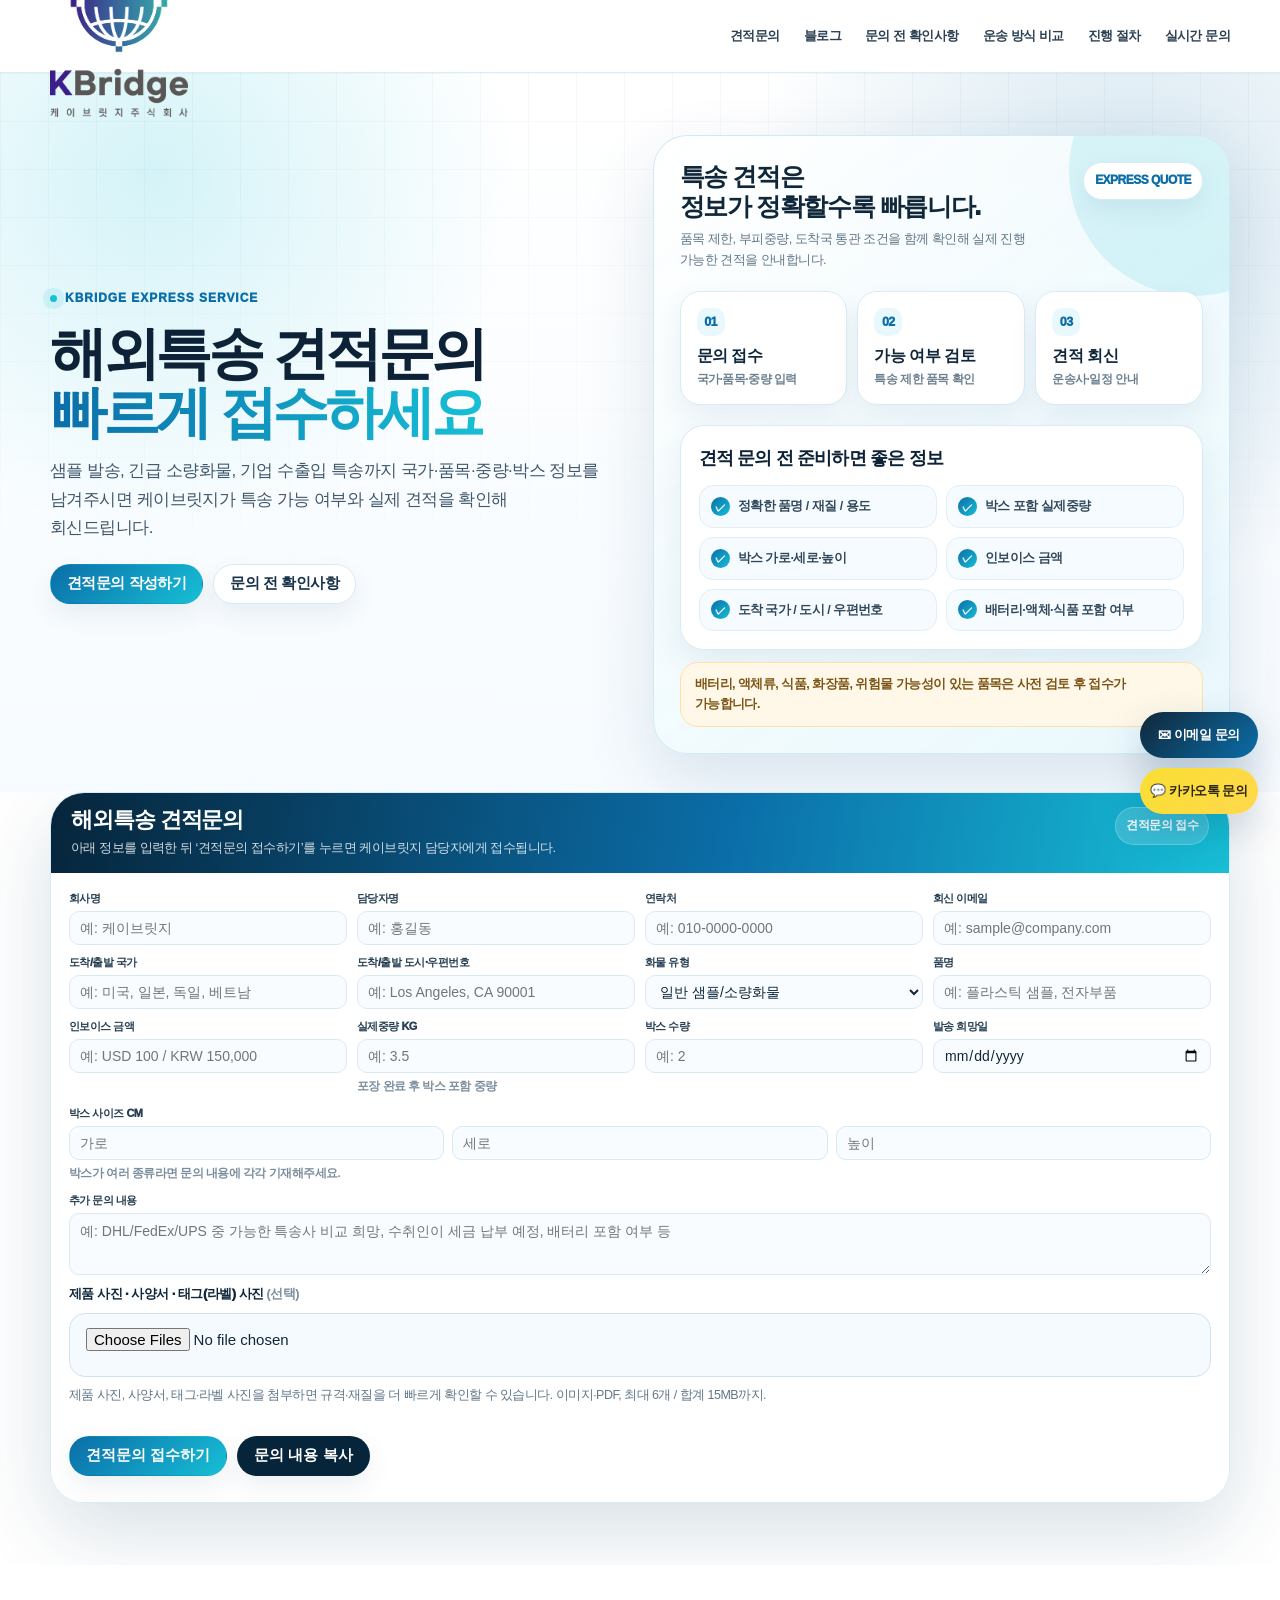
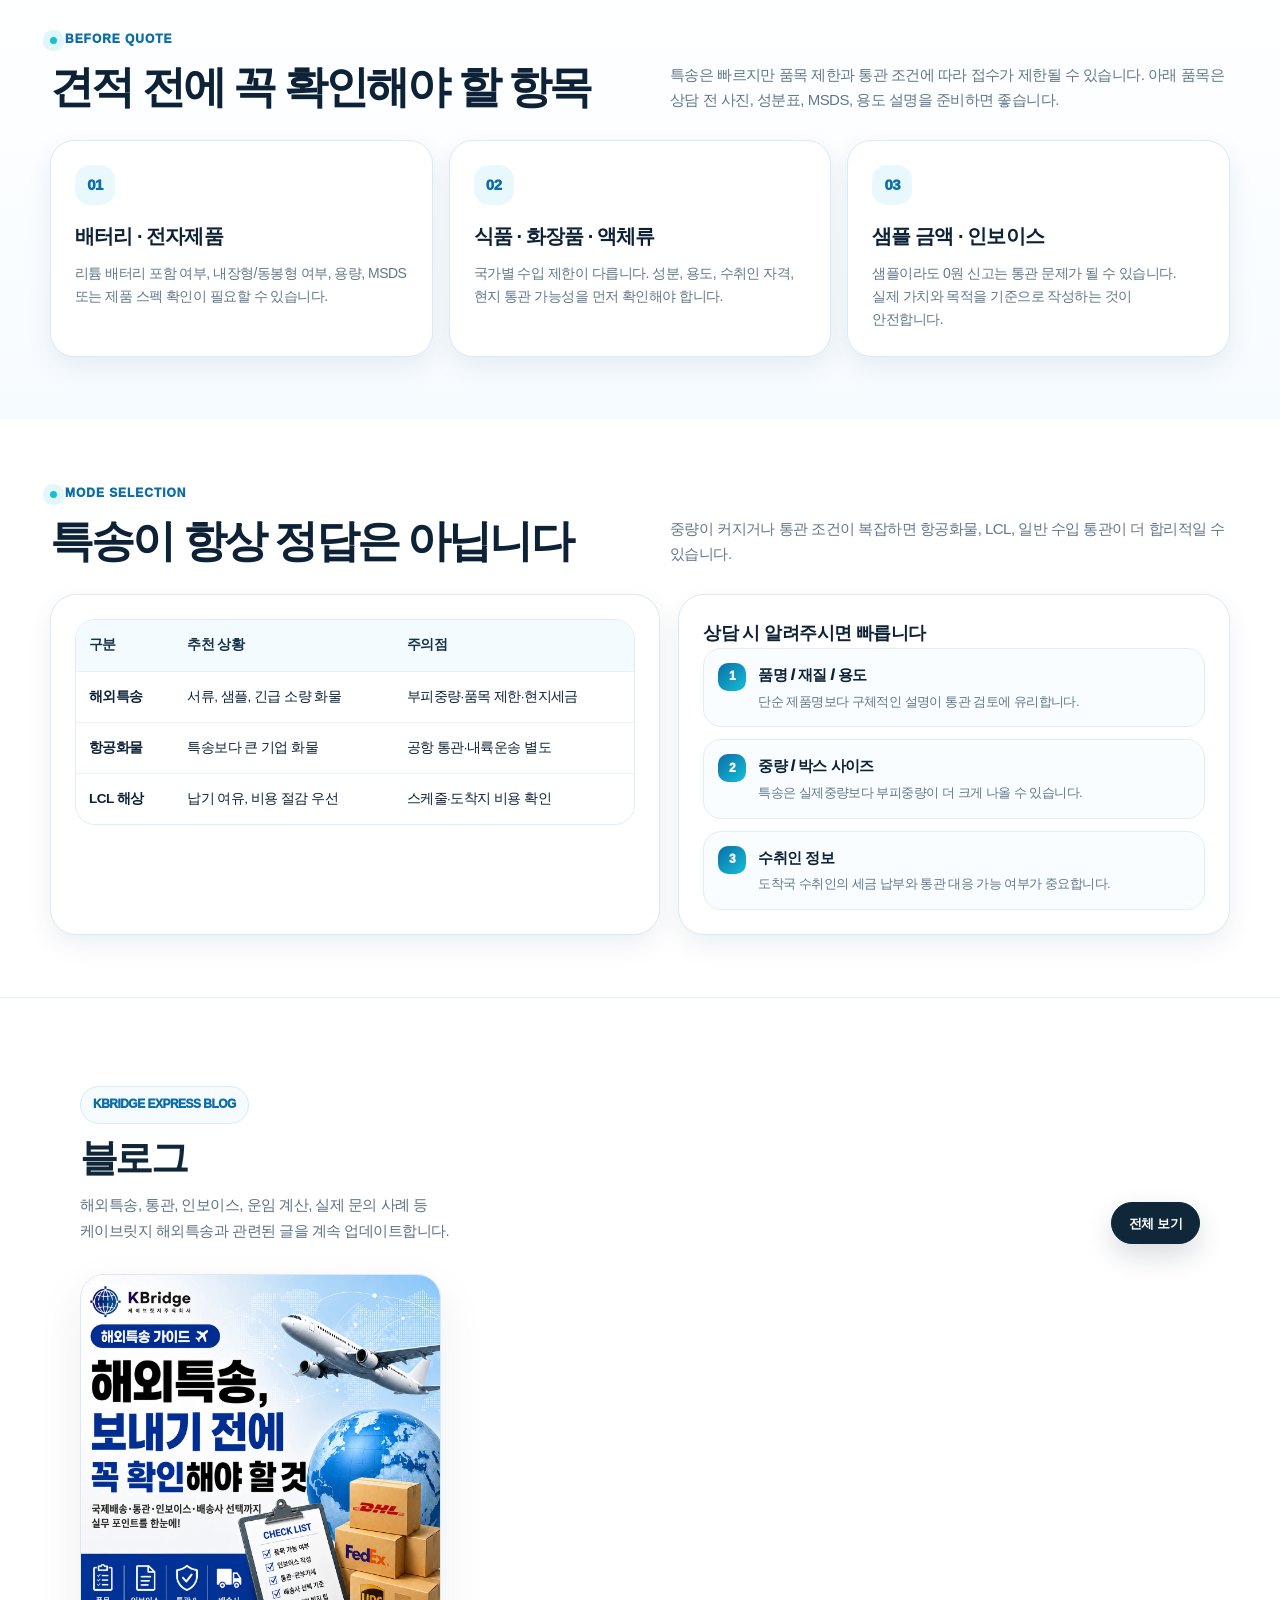
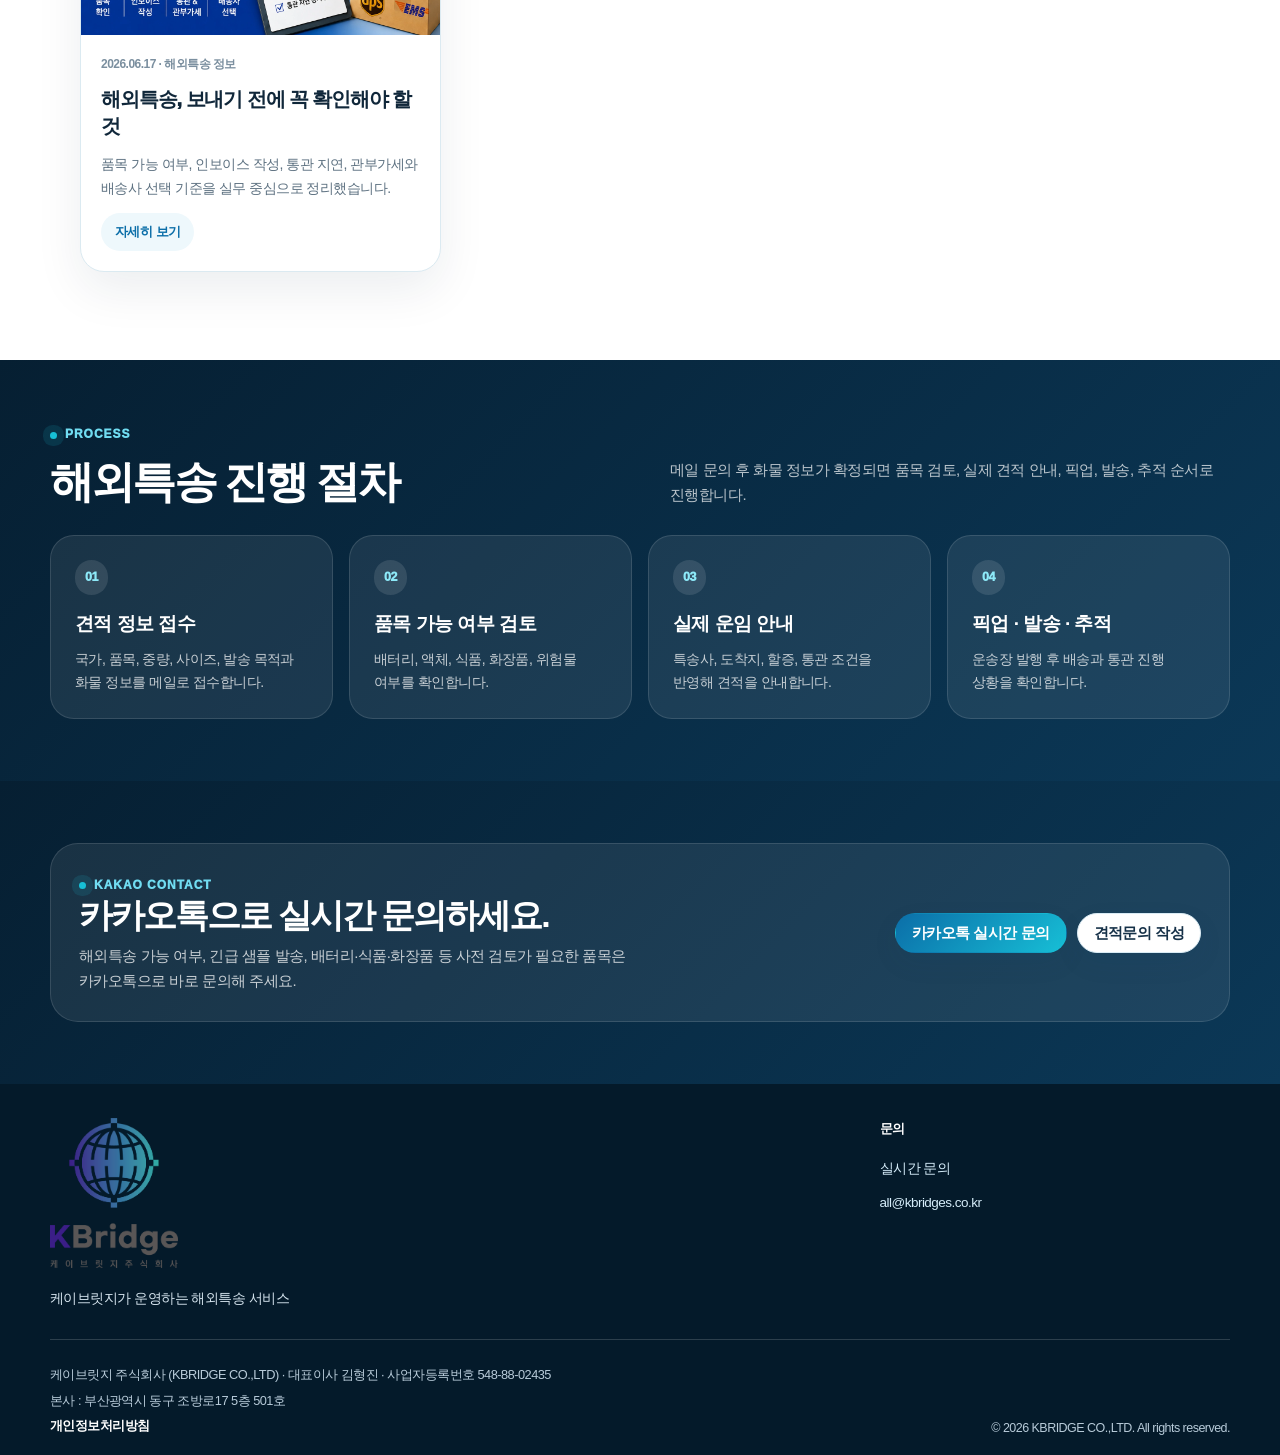
<file: index.html>
<!DOCTYPE html>

<html lang="ko">
<head>
<meta charset="utf-8"/>
<meta content="width=device-width, initial-scale=1" name="viewport"/>
<link rel="icon" type="image/png" href="/kbridge-icon.png"/>
<link rel="shortcut icon" type="image/png" href="/kbridge-icon.png"/>
<link rel="apple-touch-icon" href="/kbridge-icon.png"/>
<title>케이브릿지 해외특송 서비스</title>
<meta content="해외특송, 샘플 발송, 긴급화물, 수출입 특송 견적 정보를 입력하면 케이브릿지 이메일 문의로 바로 연결됩니다." name="description"/>
<meta content="케이브릿지,KBRIDGE,해외특송 견적문의,국제특송,DHL,FedEx,UPS,EMS,샘플발송,긴급화물,특송 문의" name="keywords"/>
<meta content="케이브릿지 해외특송 서비스" property="og:title"/>
<meta content="국가, 품목, 중량, 박스 사이즈를 입력하고 이메일로 바로 견적을 문의하세요." property="og:description"/>
<meta content="website" property="og:type"/>
<style>
    :root{--bg:#f6fbff;--bg2:#eef8fd;--ink:#0d2236;--text:#31485a;--muted:#6f8394;--line:#d9ebf4;--card:#fff;--brand:#0b6ea8;--brand2:#17bfd6;--navy:#06253b;--sky:#e9f8fd;--green:#24b883;--orange:#ffb44d;--red:#ef6d6d;--shadow:0 18px 55px rgba(9,61,96,.11);--shadow2:0 10px 26px rgba(9,61,96,.08);--radius:26px}
    *{box-sizing:border-box}html{scroll-behavior:smooth}body{margin:0;font-family:-apple-system,BlinkMacSystemFont,"Pretendard","Noto Sans KR","Apple SD Gothic Neo","Segoe UI",Arial,sans-serif;background:#fff;color:var(--ink);font-size:15px;line-height:1.65;letter-spacing:-.035em;word-break:keep-all}a{text-decoration:none;color:inherit}button,input,select,textarea{font:inherit}h1,h2,h3,p{margin:0}.wrap{width:min(1180px,calc(100% - 40px));margin:0 auto}
    .topbar{position:sticky;top:0;z-index:80;background:rgba(255,255,255,.9);backdrop-filter:blur(18px);border-bottom:1px solid rgba(217,235,244,.9)}
    .nav{height:72px;display:flex;align-items:center;gap:24px}.logo{display:flex;align-items:center;gap:12px;color:var(--navy)}.brand-icon{display:block;width:40px;height:40px;object-fit:contain;flex:0 0 40px}.logo-text{display:flex;align-items:center;font-size:18px;font-weight:950;letter-spacing:-.03em;color:var(--navy)}.menu{display:flex;align-items:center;gap:24px;margin-left:auto;font-size:13px;font-weight:850;color:#2d4153}.menu a{position:relative;padding:8px 0;white-space:nowrap}.menu a:after{content:"";position:absolute;left:0;bottom:0;width:0;height:2px;border-radius:10px;background:linear-gradient(90deg,var(--brand),var(--brand2));transition:.2s}.menu a:hover:after{width:100%}
    .hamb{display:none;margin-left:auto;width:42px;height:42px;border:1px solid var(--line);border-radius:14px;background:#fff;align-items:center;justify-content:center}.hamb span,.hamb span:before,.hamb span:after{display:block;width:18px;height:2px;background:var(--navy);border-radius:5px;position:relative}.hamb span:before,.hamb span:after{content:"";position:absolute;left:0}.hamb span:before{top:-6px}.hamb span:after{top:6px}.mobile-menu{display:none}.mobile-menu a{display:block;padding:12px 0;border-bottom:1px solid #edf4f8;font-weight:850;color:#344b5d}
    .btn{display:inline-flex;align-items:center;justify-content:center;gap:8px;min-height:40px;padding:0 16px;border-radius:999px;font-weight:950;border:1px solid transparent;box-shadow:var(--shadow2);transition:.2s;cursor:pointer}.btn.primary{background:linear-gradient(135deg,var(--brand),var(--brand2));color:#fff}.btn.dark{background:var(--navy);color:#fff}.btn.ghost{background:#fff;border-color:var(--line);color:#163148}.btn:hover{transform:translateY(-3px);box-shadow:0 16px 36px rgba(9,61,96,.15)}
    .hero{position:relative;isolation:isolate;padding:62px 0 38px;background:radial-gradient(circle at 12% 14%,rgba(23,191,214,.18),transparent 28%),radial-gradient(circle at 88% 18%,rgba(11,110,168,.17),transparent 30%),linear-gradient(180deg,#fff 0%,var(--bg) 100%);overflow:hidden}.hero:before{content:"";position:absolute;inset:0;background-image:linear-gradient(rgba(11,110,168,.06) 1px,transparent 1px),linear-gradient(90deg,rgba(11,110,168,.06) 1px,transparent 1px);background-size:48px 48px;mask-image:linear-gradient(180deg,rgba(0,0,0,.72),transparent 82%);z-index:-1}
    .hero-inner{display:grid;grid-template-columns:minmax(0,.88fr) minmax(420px,.9fr);gap:38px;align-items:center}.hero-copy{max-width:760px}
    .eyebrow,.kicker{display:inline-flex;align-items:center;gap:8px;font-size:12px;font-weight:950;color:var(--brand);text-transform:uppercase;letter-spacing:.08em}.eyebrow:before,.kicker:before{content:"";width:7px;height:7px;border-radius:50%;background:var(--brand2);box-shadow:0 0 0 7px rgba(23,191,214,.13)}
    .hero h1{margin-top:14px;font-size:clamp(34px,4.45vw,58px);line-height:1.03;letter-spacing:-.075em;font-weight:950}.accent{background:linear-gradient(90deg,var(--brand),var(--brand2));-webkit-background-clip:text;background-clip:text;color:transparent}.hero p{margin-top:16px;max-width:760px;font-size:17px;color:#40586b}
    .express-panel{position:relative;min-height:430px;border-radius:34px;background:linear-gradient(145deg,rgba(255,255,255,.88),rgba(232,248,253,.96));border:1px solid rgba(205,234,246,.95);box-shadow:0 26px 70px rgba(9,61,96,.12);overflow:hidden;padding:26px}
    .express-panel:before{content:"";position:absolute;right:-90px;top:-90px;width:250px;height:250px;border-radius:50%;background:rgba(23,191,214,.14)}
    .panel-title{position:relative;z-index:2;display:flex;align-items:flex-start;justify-content:space-between;gap:16px;margin-bottom:20px}
    .panel-title h2{font-size:25px;line-height:1.18;letter-spacing:-.055em;font-weight:950;color:#10273a}
    .panel-title p{margin-top:7px;font-size:13px;color:#617789;max-width:360px}
    .panel-badge{flex:0 0 auto;border-radius:999px;background:#fff;border:1px solid #d7ebf5;color:#0b6ea8;font-size:12px;font-weight:950;padding:8px 11px;box-shadow:0 10px 24px rgba(9,61,96,.07)}
    .express-flow{position:relative;z-index:2;display:grid;grid-template-columns:repeat(3,1fr);gap:10px;margin:20px 0}
    .flow-card{border:1px solid #d9ebf4;background:#fff;border-radius:20px;padding:16px;box-shadow:0 12px 28px rgba(9,61,96,.07)}
    .flow-card small{display:inline-flex;width:28px;height:28px;border-radius:10px;align-items:center;justify-content:center;background:#e9f8fd;color:#0b6ea8;font-weight:950}
    .flow-card b{display:block;margin-top:10px;font-size:16px;line-height:1.25;color:#10273a}
    .flow-card span{display:block;margin-top:5px;font-size:12px;color:#6d8190;font-weight:800;line-height:1.4}
    .panel-check{position:relative;z-index:2;background:#fff;border:1px solid #d9ebf4;border-radius:24px;padding:18px;box-shadow:0 14px 34px rgba(9,61,96,.08)}
    .panel-check h3{font-size:18px;letter-spacing:-.045em;margin-bottom:12px}
    .check-row{display:grid;grid-template-columns:repeat(2,1fr);gap:9px}
    .check-row span{display:flex;align-items:center;gap:8px;border-radius:14px;background:#f6fbff;border:1px solid #e1eef5;padding:10px 11px;font-size:12.5px;font-weight:900;color:#31485a}
    .check-row span:before{content:"✓";display:inline-grid;place-items:center;width:19px;height:19px;border-radius:50%;background:linear-gradient(135deg,#0b6ea8,#17bfd6);color:#fff;font-size:11px;font-weight:950}
    .panel-note{position:relative;z-index:2;margin-top:12px;border-radius:18px;background:#fff8e8;border:1px solid #ffe0a8;color:#7b5314;padding:12px 14px;font-size:12.5px;font-weight:850;line-height:1.55}.hero-actions{display:flex;gap:10px;flex-wrap:wrap;margin-top:22px;margin-bottom:0}.mini-meta{display:grid;grid-template-columns:repeat(4,1fr);gap:10px;margin-top:26px}.mini-item{display:flex;align-items:center;gap:9px;background:rgba(255,255,255,.88);border:1px solid var(--line);border-radius:16px;padding:11px;box-shadow:0 10px 26px rgba(10,58,90,.05)}.mini-ico{width:34px;height:34px;border-radius:13px;background:var(--sky);display:grid;place-items:center;color:var(--brand);font-weight:950}.mini-item b{display:block;font-weight:950;color:#10273a}.mini-item span{display:block;font-size:12px;font-weight:760;color:#6d8190;line-height:1.35}
    .section{padding:62px 0}.section.soft{background:linear-gradient(180deg,#fff,var(--bg))}.section.dark{background:linear-gradient(135deg,#061f32,#0b3857);color:#fff}.head{display:flex;justify-content:space-between;gap:24px;align-items:flex-end;margin-bottom:28px}.head h2{margin-top:11px;font-size:clamp(28px,3.4vw,45px);line-height:1.15;letter-spacing:-.065em;font-weight:950}.lead{max-width:560px;color:#617789}.dark .lead{color:rgba(255,255,255,.72)}
    .quote-section{padding-top:0}.quote-shell{background:rgba(255,255,255,.97);border:1px solid #d5ebf6;border-radius:34px;box-shadow:0 28px 80px rgba(9,61,96,.16);overflow:hidden}.quote-head{padding:14px 20px;background:linear-gradient(100deg,#06253b,#0b6ea8 58%,#17bfd6);color:#fff;display:flex;justify-content:space-between;align-items:flex-start;gap:18px}.quote-head h2{font-size:22px;line-height:1.2;letter-spacing:-.05em}.quote-head p{margin-top:4px;color:rgba(255,255,255,.82);font-size:13px}.badge{display:inline-flex;align-items:center;gap:6px;padding:8px 10px;border-radius:999px;background:rgba(255,255,255,.16);border:1px solid rgba(255,255,255,.22);font-size:12px;font-weight:950;white-space:nowrap}.quote-body{padding:16px 18px;background:#fff}
    .form-grid{display:grid;grid-template-columns:repeat(4,1fr);gap:8px 10px}.field{display:flex;flex-direction:column;gap:4px}.field.full{grid-column:1/-1}.field label{font-size:11px;font-weight:950;color:#263f53}.field input,.field select,.field textarea{width:100%;border:1px solid #d8e9f2;border-radius:10px;background:#f8fcff;color:#10273a;padding:6px 10px;min-height:34px;height:34px;outline:none;transition:.18s;font-size:14px}.field input:focus,.field select:focus,.field textarea:focus{border-color:#68cce1;background:#fff;box-shadow:0 0 0 4px rgba(23,191,214,.12)}.field small{color:#7b8d9d;font-size:11.5px;font-weight:760}.inline{display:grid;grid-template-columns:repeat(3,1fr);gap:8px}.segmented{display:grid;grid-template-columns:repeat(2,1fr);gap:8px}.segmented input{position:absolute;opacity:0}.segmented label{border:1px solid #d8e9f2;border-radius:10px;padding:7px 10px;min-height:34px;display:flex;align-items:center;justify-content:center;text-align:center;background:#f8fcff;cursor:pointer;font-weight:950;color:#496174}.segmented input:checked+label{background:linear-gradient(135deg,var(--brand),var(--brand2));color:#fff;border-color:transparent}.notice{margin-top:8px;padding:9px 11px;border-radius:17px;background:#fff8e8;border:1px solid #ffe0a8;color:#7b5314;font-size:12.5px;font-weight:850}
    .mail-preview{margin-top:18px;border-radius:22px;border:1px solid #d9ecf5;background:linear-gradient(180deg,#f8fcff,#fff);box-shadow:var(--shadow2);overflow:hidden}.mail-preview-head{padding:16px 18px;border-bottom:1px solid #e5f1f7;display:flex;justify-content:space-between;gap:12px;align-items:center}.mail-preview-head b{font-size:16px}.mail-preview-head span{font-size:12px;font-weight:950;color:var(--brand);background:#eaf8fd;border:1px solid #cbeaf5;border-radius:999px;padding:7px 10px}.preview-text{padding:16px 18px;white-space:pre-wrap;font-size:12.5px;color:#344b5d;max-height:230px;overflow:auto}.action-row{display:flex;gap:10px;flex-wrap:wrap;margin-top:12px}.submit-status{margin-top:10px;font-size:12.5px;font-weight:850;color:#0b6ea8}.btn:disabled{opacity:.62;cursor:not-allowed;transform:none;box-shadow:none}
    .card-grid{display:grid;grid-template-columns:repeat(3,1fr);gap:16px}.card{background:#fff;border:1px solid var(--line);border-radius:24px;padding:24px;box-shadow:var(--shadow2)}.card .num{display:inline-flex;width:40px;height:40px;border-radius:15px;background:var(--sky);color:var(--brand);align-items:center;justify-content:center;font-weight:950}.card h3{margin-top:15px;font-size:20px;letter-spacing:-.045em}.card p{margin-top:9px;color:#617789;font-size:14px}
    .compare{display:grid;grid-template-columns:1.05fr .95fr;gap:18px}.panel{background:#fff;border:1px solid var(--line);border-radius:26px;padding:24px;box-shadow:var(--shadow2)}.table{width:100%;border-collapse:separate;border-spacing:0;overflow:hidden;border:1px solid #e0edf4;border-radius:20px}.table th,.table td{padding:14px 13px;border-bottom:1px solid #e8f1f7;text-align:left;font-size:13.5px}.table th{background:#f4fbff;color:#173349;font-weight:950}.table tr:last-child td{border-bottom:0}.checklist{display:grid;gap:12px}.check{display:flex;gap:12px;padding:14px;border:1px solid #e1eef5;background:#f9fdff;border-radius:18px}.check i{flex:0 0 28px;width:28px;height:28px;border-radius:10px;background:linear-gradient(135deg,var(--brand),var(--brand2));color:#fff;display:grid;place-items:center;font-style:normal;font-weight:950;font-size:12px}.check b{display:block;font-weight:950}.check span{display:block;color:#627789;font-size:13px;margin-top:3px}
    .process-grid{display:grid;grid-template-columns:repeat(4,1fr);gap:16px}.step{background:rgba(255,255,255,.08);border:1px solid rgba(255,255,255,.12);border-radius:24px;padding:24px}.step small{display:inline-flex;padding:7px 10px;border-radius:999px;background:rgba(255,255,255,.11);color:#8de9f8;font-weight:950}.step h3{margin-top:13px;font-size:19px}.step p{margin-top:9px;color:rgba(255,255,255,.75);font-size:14px}
    .cta{display:flex;justify-content:space-between;align-items:center;gap:20px;padding:28px;border:1px solid rgba(255,255,255,.12);background:rgba(255,255,255,.08);border-radius:28px}.cta h2{font-size:34px;line-height:1.08;letter-spacing:-.06em}.cta p{margin-top:10px;color:rgba(255,255,255,.76);max-width:620px}
    .footer{padding:34px 0 16px;background:#041a2a;color:#a9c0d3}
    .footer-top{display:grid;grid-template-columns:1.45fr .65fr;gap:48px;align-items:flex-start}
    .footer-brand{display:flex;align-items:center;gap:14px;font-weight:950;color:#fff;margin-bottom:18px}.footer-brand .brand-icon{width:50px;height:50px;flex:0 0 50px}.footer-brand .brand-copy{display:flex;align-items:center;font-size:22px;font-weight:950;letter-spacing:-.03em;color:#fff}
    .footer-brand .brand-copy{display:flex;flex-direction:column;line-height:1.08}
    .footer-brand strong{font-size:19px;font-weight:950;letter-spacing:-.03em}
    .footer-brand small{font-size:12px;font-weight:900;color:#d6edfa;margin-top:6px}
    .footer-desc{max-width:720px;font-size:14px;line-height:1.8;color:#d6e5ef}
    .footer-contact-title,.footer-policy-title{font-size:13px;font-weight:950;color:#fff;margin-bottom:18px}
    .footer-contact a{display:block;color:#d6edfa;font-size:13.5px;margin-top:12px}
    .footer-divider{height:1px;background:rgba(255,255,255,.16);margin:28px 0 22px}
    .footer-bottom{display:flex;justify-content:space-between;gap:20px;align-items:flex-end}
    .footer-company{font-size:12.8px;line-height:2;color:#b8cbd9}
    .footer-company .policy-link{position:relative;z-index:20;cursor:pointer;pointer-events:auto;color:#fff;font-weight:950}
    .footer-copy{font-size:12.5px;color:#b8cbd9;white-space:nowrap}
    .reveal{opacity:0;transform:translateY(26px);transition:opacity .6s ease, transform .6s ease}.reveal.show{opacity:1;transform:none}.delay1{transition-delay:.08s}.delay2{transition-delay:.16s}.delay3{transition-delay:.24s}
    .field textarea{height:62px;min-height:62px;resize:vertical}@media (max-width:1100px){.hero-inner{grid-template-columns:1fr}.express-visual{min-height:360px}.hero-plane-image{max-height:340px}.form-grid{grid-template-columns:repeat(2,1fr)}.process-grid{grid-template-columns:repeat(2,1fr)}.mini-meta{grid-template-columns:repeat(2,1fr)}}
    @media (max-width:860px){.brand-icon{width:34px;height:34px;flex-basis:34px}.logo-text{font-size:16px}.footer-brand .brand-icon{width:42px;height:42px;flex-basis:42px}.footer-brand .brand-copy{font-size:20px}.express-flow,.check-row{grid-template-columns:1fr}.express-panel{padding:20px}.panel-title{display:block}.panel-badge{display:inline-flex;margin-top:12px}.menu{display:none}.hamb{display:flex}.mobile-menu.open{display:block;padding:0 0 14px}.head,.compare,.cta{grid-template-columns:1fr;display:grid}.footer-top,.footer-bottom{grid-template-columns:1fr;display:grid}.footer-copy{white-space:normal}.card-grid,.process-grid{grid-template-columns:1fr}.hero h1{font-size:clamp(34px,10vw,54px)}.mini-meta{grid-template-columns:1fr}.form-grid,.inline{grid-template-columns:1fr}.quote-head{flex-direction:column;align-items:flex-start}.wrap{width:min(100% - 28px,1180px)}}
  
    .success-modal{position:fixed;inset:0;z-index:9999;display:none;align-items:center;justify-content:center;padding:20px;background:rgba(3,18,31,.52);backdrop-filter:blur(8px)}
    .success-modal.show{display:flex}
    .success-box{width:min(420px,100%);border-radius:28px;background:#fff;border:1px solid #d9ebf4;box-shadow:0 30px 90px rgba(0,0,0,.22);padding:30px;text-align:center;color:#10273a}
    .success-icon{width:58px;height:58px;margin:0 auto 16px;border-radius:50%;display:grid;place-items:center;background:linear-gradient(135deg,#0b6ea8,#17bfd6);color:#fff;font-size:30px;font-weight:950}
    .success-box h3{font-size:24px;line-height:1.25;letter-spacing:-.055em;margin:0}
    .success-box p{margin-top:12px;color:#526b7f;font-size:14px;line-height:1.7}
    .success-box .btn{margin-top:20px;min-width:132px}
        @media(max-width:900px){
      .blog-article-head h3{font-size:23px}
    }

  
    .blog-section{
      padding:88px 0;
      background:#ffffff;
      border-top:1px solid #e6f0f5;
    }
    .blog-section .container{
      width:min(1120px, calc(100% - 40px));
      margin:0 auto;
    }
    .blog-head{
      display:flex;
      align-items:flex-end;
      justify-content:space-between;
      gap:28px;
      margin-bottom:30px;
    }
    .blog-head h2{
      margin:0;
      font-size:38px;
      line-height:1.16;
      letter-spacing:-.07em;
      color:#10273a;
    }
    .blog-head p{
      margin:12px 0 0;
      color:#5d7181;
      line-height:1.75;
      font-size:15px;
      max-width:720px;
    }
    .blog-badge{
      display:inline-flex;
      align-items:center;
      gap:8px;
      border:1px solid #d7ebf5;
      background:#f5fbfe;
      border-radius:999px;
      padding:8px 12px;
      color:#0b6ea8;
      font-size:12px;
      font-weight:950;
      margin-bottom:12px;
    }
    .blog-actions{
      flex:0 0 auto;
      display:flex;
      justify-content:flex-end;
      align-items:center;
    }
    .blog-filter{
      display:inline-flex;
      align-items:center;
      justify-content:center;
      height:42px;
      padding:0 17px;
      border-radius:999px;
      background:#10273a;
      color:#ffffff;
      border:1px solid #10273a;
      font-size:13px;
      font-weight:950;
      text-decoration:none;
      white-space:nowrap;
      box-shadow:0 12px 28px rgba(16,39,58,.16);
    }
    .blog-grid{
      display:grid;
      grid-template-columns:repeat(3, minmax(0, 1fr));
      gap:18px;
      align-items:stretch;
    }
    .blog-card{
      min-width:0;
      background:#ffffff;
      border:1px solid #dbeaf1;
      border-radius:24px;
      overflow:hidden;
      box-shadow:0 18px 48px rgba(16,39,58,.08);
      display:flex;
      flex-direction:column;
      min-height:342px;
    }
    .blog-thumb{
      height:128px;
      background:linear-gradient(135deg,#0b6ea8 0%,#19c2d7 100%);
      position:relative;
      display:flex;
      align-items:flex-end;
      padding:18px;
      color:#fff;
      overflow:hidden;
    }
    .blog-thumb:before{
      content:"";
      position:absolute;
      inset:0;
      background:
        radial-gradient(circle at 78% 20%,rgba(255,255,255,.42),transparent 30%),
        linear-gradient(135deg,rgba(255,255,255,.08),rgba(255,255,255,0));
    }
    .blog-thumb span{
      position:relative;
      z-index:1;
      display:inline-flex;
      align-items:center;
      border:1px solid rgba(255,255,255,.38);
      border-radius:999px;
      padding:6px 10px;
      background:rgba(255,255,255,.14);
      backdrop-filter:blur(4px);
      font-size:12px;
      font-weight:950;
    }
    .blog-body{
      padding:20px;
      display:flex;
      flex-direction:column;
      gap:12px;
      flex:1;
    }
    .blog-meta{
      color:#7b8f9f;
      font-size:12px;
      font-weight:850;
    }
    .blog-title{
      font-size:20px;
      line-height:1.35;
      letter-spacing:-.055em;
      color:#10273a;
      font-weight:950;
      margin:0;
    }
    .blog-excerpt{
      font-size:14px;
      line-height:1.72;
      color:#5d7181;
      margin:0;
      flex:1;
    }
    .blog-read{
      align-self:flex-start;
      display:inline-flex;
      align-items:center;
      justify-content:center;
      min-height:38px;
      padding:0 14px;
      border-radius:999px;
      background:#eef8fc;
      color:#0b6ea8;
      font-size:13px;
      font-weight:950;
      text-decoration:none;
    }
    .blog-write-guide{
      margin-top:22px;
      border:1px solid #d8e9f2;
      border-radius:24px;
      background:#f7fbfe;
      padding:22px;
      display:grid;
      grid-template-columns:1.05fr 1fr;
      gap:18px;
      align-items:center;
    }
    .blog-write-guide h3{
      margin:0 0 8px;
      font-size:22px;
      letter-spacing:-.055em;
      color:#10273a;
    }
    .blog-write-guide p{
      margin:0;
      color:#5d7181;
      line-height:1.7;
      font-size:14px;
    }
    .blog-checks{
      display:grid;
      grid-template-columns:repeat(2, minmax(0, 1fr));
      gap:10px;
    }
    .blog-checks div{
      background:#ffffff;
      border:1px solid #e0eef5;
      border-radius:16px;
      padding:12px;
      font-size:13px;
      color:#31516b;
      font-weight:850;
    }
    @media(max-width:900px){
      .blog-section{padding:58px 0}
      .blog-head{display:block}
      .blog-actions{justify-content:flex-start;margin-top:18px}
      .blog-grid{grid-template-columns:1fr}
      .blog-write-guide{grid-template-columns:1fr}
      .blog-checks{grid-template-columns:1fr}
      .blog-head h2{font-size:30px}
    }

  
    .blog-thumb img{width:100%;height:100%;object-fit:cover;display:block;background:#eef8fc}
    .blog-hero-image{width:100%;border-radius:24px;overflow:hidden;border:1px solid #dbeaf1;box-shadow:0 18px 48px rgba(16,39,58,.08);margin:22px 0 0}
    .blog-hero-image img{width:100%;display:block}

  
    .blog-thumb{
      height:auto !important;
      aspect-ratio:1/1;
      padding:0 !important;
      align-items:stretch !important;
      background:#eef8fc !important;
    }
    .blog-thumb:before{display:none !important}
    .blog-thumb img{
      width:100% !important;
      height:100% !important;
      object-fit:contain !important;
      display:block !important;
      background:#eef8fc;
    }

  

/* ===== KBRIDGE MOBILE CLEAN FINAL v20260609 ===== */
img{max-width:100%;height:auto}
@media (max-width: 760px){
  body{font-size:14.5px;line-height:1.72;overflow-x:hidden}
  .wrap,.kb-main-wrap,.container{width:min(100% - 28px, 1180px) !important;margin-left:auto !important;margin-right:auto !important}
  .kb-main-topbar{position:sticky;top:0;z-index:999;background:rgba(255,255,255,.96);backdrop-filter:blur(16px)}
  .kb-main-nav{height:auto !important;min-height:62px !important;padding:10px 0 !important;display:flex !important;align-items:flex-start !important;gap:8px !important;flex-direction:column !important}
  .kb-main-logo{gap:8px !important;min-height:36px !important}
  .kb-main-logo img{width:32px !important;height:32px !important;flex:0 0 32px !important;object-fit:contain !important}
  .kb-main-logo span{font-size:16px !important;line-height:1.1 !important}
  .kb-main-menu{width:100% !important;margin-left:0 !important;display:flex !important;gap:8px !important;overflow-x:auto !important;white-space:nowrap !important;padding:2px 0 4px !important;-webkit-overflow-scrolling:touch !important;scrollbar-width:none !important}
  .kb-main-menu::-webkit-scrollbar{display:none !important}
  .kb-main-menu a{flex:0 0 auto !important;font-size:12px !important;padding:6px 8px !important;border:1px solid #e1eef5 !important;border-radius:999px !important;background:#fff !important}
  .kb-main-footer{padding:28px 0 18px !important}
  .kb-main-footer-top,.kb-main-footer-bottom{display:grid !important;grid-template-columns:1fr !important;gap:18px !important}
  .kb-main-footer-brand img{width:38px !important;height:38px !important;flex:0 0 38px !important}
  .kb-main-footer-brand span{font-size:18px !important}
  .kb-main-footer-copy{white-space:normal !important;font-size:12px !important}
}
@media (max-width: 480px){
  .btn,.read-btn,.blog-filter{min-height:38px !important;padding:8px 12px !important;font-size:12.5px !important}
}

  

/* ===== main page mobile layout cleanup ===== */
@media (max-width: 760px){
  .topbar{position:sticky;top:0;z-index:999;background:rgba(255,255,255,.96);backdrop-filter:blur(16px)}
  .nav{height:auto !important;min-height:62px !important;padding:10px 0 !important;flex-wrap:wrap !important;gap:8px !important}
  .logo{gap:8px !important}
  .brand-icon{width:32px !important;height:32px !important;flex:0 0 32px !important}
  .logo-text{font-size:16px !important}
  .menu{display:flex !important;width:100% !important;margin-left:0 !important;gap:8px !important;overflow-x:auto !important;white-space:nowrap !important;padding:2px 0 4px !important;scrollbar-width:none !important}
  .menu::-webkit-scrollbar{display:none !important}
  .menu a{flex:0 0 auto !important;font-size:12px !important;padding:6px 8px !important;border:1px solid #e1eef5 !important;border-radius:999px !important;background:#fff !important}
  .hamb,.mobile-menu{display:none !important}
  .hero{padding:44px 0 34px !important}
  .hero-inner{grid-template-columns:1fr !important;gap:24px !important}
  .hero h1{font-size:clamp(32px,9.8vw,46px) !important;line-height:1.08 !important}
  .hero p{font-size:14.5px !important;line-height:1.72 !important}
  .express-panel{min-height:auto !important;border-radius:24px !important;padding:18px !important}
  .express-flow,.check-row,.mini-meta,.form-grid,.inline,.segmented,.card-grid,.compare,.process-grid{grid-template-columns:1fr !important}
  .quote-shell{border-radius:24px !important}
  .quote-head{padding:16px !important;flex-direction:column !important;gap:8px !important}
  .quote-body{padding:16px !important}
  .field input,.field select,.field textarea{font-size:16px !important;min-height:42px !important;height:42px !important}
  .field textarea{height:86px !important;min-height:86px !important}
  .section{padding:46px 0 !important}
  .head{display:block !important;margin-bottom:20px !important}
  .head h2{font-size:28px !important;line-height:1.18 !important}
  .lead{font-size:14px !important;margin-top:10px !important}
  .blog-section{padding:48px 0 !important}
  .blog-section .container{width:min(100% - 28px,1180px) !important}
  .blog-head{display:block !important}
  .blog-list{grid-template-columns:1fr !important;gap:14px !important}
  .blog-card{min-height:auto !important;border-radius:20px !important}
  .blog-thumb{height:auto !important;aspect-ratio:1/1 !important}
  .cta{display:block !important;padding:20px !important}
  .footer{padding:30px 0 18px !important}
}

  
/* ===== Blog card hover lift effect only ===== */
.blog-card{
  transition:transform .25s ease, box-shadow .25s ease, border-color .25s ease;
}
.blog-card:hover{
  transform:translateY(-8px);
  box-shadow:0 28px 80px rgba(16,39,58,.16);
  border-color:#b8ddea;
}
.blog-card:hover .blog-read{
  background:#10273a;
  color:#ffffff;
}
.blog-filter{
  transition:transform .22s ease, box-shadow .22s ease;
}
.blog-filter:hover{
  transform:translateY(-3px);
  box-shadow:0 18px 42px rgba(16,39,58,.18);
}

    /* ===== Floating Contact / Top Buttons ===== */
    .floating-actions{
      position:fixed;
      right:22px;
      bottom:22px;
      z-index:9900;
      display:flex;
      flex-direction:column;
      gap:10px;
      align-items:flex-end;
    }
    .float-contact,
    .top-btn{
      min-width:118px;
      height:46px;
      border:0;
      border-radius:999px;
      display:inline-flex;
      align-items:center;
      justify-content:center;
      gap:7px;
      color:#fff;
      font-size:13px;
      font-weight:950;
      letter-spacing:-.035em;
      box-shadow:0 16px 38px rgba(9,61,96,.22);
      cursor:pointer;
      transition:transform .22s ease, box-shadow .22s ease, opacity .22s ease, visibility .22s ease;
    }
    .float-contact:hover,
    .top-btn:hover{
      transform:translateY(-4px);
      box-shadow:0 22px 48px rgba(9,61,96,.30);
    }
    .float-contact.email{
      background:linear-gradient(135deg,#10273a,#0b6ea8);
    }
    .float-contact.kakao{
      background:linear-gradient(135deg,#f9df32,#ffd84d);
      color:#2c2612;
    }
    .top-btn{
      width:54px;
      min-width:54px;
      height:54px;
      border-radius:50%;
      background:linear-gradient(135deg,var(--brand),var(--brand2));
      font-size:12px;
      opacity:0;
      visibility:hidden;
      transform:translateY(12px);
    }
    .top-btn.show{
      opacity:1;
      visibility:visible;
      transform:translateY(0);
    }
    .float-contact:focus-visible,
    .top-btn:focus-visible{
      outline:3px solid rgba(23,191,214,.35);
      outline-offset:4px;
    }
    @media(max-width:760px){
      .floating-actions{
        right:14px;
        bottom:14px;
        gap:8px;
      }
      .float-contact{
        display:none !important;
      }
      .top-btn{
        width:46px;
        min-width:46px;
        height:46px;
        font-size:11px;
      }
    }

  

    /* ===== Quote attachment field ===== */
    .attachment-box{grid-column:1/-1;display:flex;flex-direction:column;gap:8px}
    .attachment-box label{font-size:13px;font-weight:950;color:#10273a}
    .attachment-box input[type="file"]{width:100%;min-height:64px;height:auto;padding:14px 16px;border:1px solid #cfe3ee;border-radius:16px;background:#f5faff;color:#10273a;cursor:pointer}
    .attachment-help{font-size:12.5px;line-height:1.65;color:#617789}
    .attachment-list{display:grid;gap:7px;margin-top:2px}
    .attachment-item{display:flex;align-items:center;justify-content:space-between;gap:10px;padding:9px 11px;border:1px solid #dfedf4;border-radius:12px;background:#fff;font-size:12.5px;color:#31485a}
    .attachment-item button{flex:0 0 auto;border:0;border-radius:999px;padding:5px 9px;background:#eef6fa;color:#0b6ea8;font-size:11px;font-weight:900;cursor:pointer}
    .attachment-status{font-size:12px;font-weight:850;color:#0b6ea8}

    @media(max-width:760px){
      #latestBlogGrid.blog-grid{grid-template-columns:repeat(3,minmax(0,1fr))!important;gap:8px!important}
      #latestBlogGrid .blog-card{min-width:0!important;min-height:0!important;border-radius:14px!important;box-shadow:0 8px 20px rgba(16,39,58,.08)!important}
      #latestBlogGrid .blog-thumb{aspect-ratio:1/1!important;border-radius:0!important}
      #latestBlogGrid .blog-body{padding:9px!important;gap:6px!important}
      #latestBlogGrid .blog-meta{font-size:9px!important;line-height:1.25!important;white-space:nowrap!important;overflow:hidden!important;text-overflow:ellipsis!important}
      #latestBlogGrid .blog-title{font-size:12px!important;line-height:1.3!important;letter-spacing:-.045em!important;display:-webkit-box!important;-webkit-line-clamp:2!important;-webkit-box-orient:vertical!important;overflow:hidden!important}
      #latestBlogGrid .blog-excerpt{display:none!important}
      #latestBlogGrid .blog-read{min-height:28px!important;padding:0 8px!important;font-size:10px!important;white-space:nowrap!important}
      .attachment-box input[type="file"]{font-size:14px!important;min-height:58px!important}
    }

</style>
<style id="kb-official-logo-mobile-fix">
  .brand-icon{width:138px!important;height:auto!important;object-fit:contain!important;flex:0 0 auto!important;}
  .logo{gap:0!important;}
  .brand-copy,.logo-text{display:none!important;}
  .footer-brand .brand-icon{width:128px!important;height:auto!important;}
  .blog-thumb img{width:100%;height:100%;object-fit:cover;display:block;background:#eef8fc;}
  @media(max-width:760px){
    .brand-icon{width:112px!important;}
    .footer-brand .brand-icon{width:112px!important;}
    .blog-thumb{aspect-ratio:1/1!important;height:auto!important;}
  }
</style>
</head>
<body>
<header class="topbar" id="top">
<div class="wrap">
<nav class="nav">
<a aria-label="KBRIDGE 메인으로 이동" class="logo" href="/"><img alt="KBridge 케이브릿지 주식회사" class="brand-icon" src="assets/kbridge-logo-official.png"/><span class="logo-text">KBRIDGE</span></a>
<div class="menu"><a href="#quote">견적문의</a>
<a href="#blog">블로그</a><a href="#check">문의 전 확인사항</a><a href="#compare">운송 방식 비교</a><a href="#process">진행 절차</a><a href="#contact">실시간 문의</a></div>
<button aria-label="메뉴 열기" class="hamb" id="hamb"><span></span></button>
</nav>
<div class="mobile-menu" id="mobileMenu"><a href="#quote">견적문의</a><a href="#blog">블로그</a><a href="#blog">블로그</a><a href="#check">문의 전 확인사항</a><a href="#compare">운송 방식 비교</a><a href="#process">진행 절차</a><a href="#contact">실시간 문의</a></div>
</div>
</header>
<main>
<section class="hero">
<div class="wrap hero-inner">
<div class="hero-copy reveal show">
<div class="eyebrow">KBRIDGE EXPRESS SERVICE</div>
<h1>해외특송 견적문의<br/><span class="accent">빠르게 접수하세요</span></h1>
<p>샘플 발송, 긴급 소량화물, 기업 수출입 특송까지 국가·품목·중량·박스 정보를 남겨주시면 케이브릿지가 특송 가능 여부와 실제 견적을 확인해 회신드립니다.</p>
<div class="hero-actions"><a class="btn primary" href="#quote">견적문의 작성하기</a><a class="btn ghost" href="#check">문의 전 확인사항</a></div>
</div>
<div aria-label="해외특송 문의 안내 패널" class="express-panel reveal delay1">
<div class="panel-title">
<div>
<h2>특송 견적은<br/>정보가 정확할수록 빠릅니다.</h2>
<p>품목 제한, 부피중량, 도착국 통관 조건을 함께 확인해 실제 진행 가능한 견적을 안내합니다.</p>
</div>
<span class="panel-badge">EXPRESS QUOTE</span>
</div>
<div class="express-flow">
<div class="flow-card"><small>01</small><b>문의 접수</b><span>국가·품목·중량 입력</span></div>
<div class="flow-card"><small>02</small><b>가능 여부 검토</b><span>특송 제한 품목 확인</span></div>
<div class="flow-card"><small>03</small><b>견적 회신</b><span>운송사·일정 안내</span></div>
</div>
<div class="panel-check">
<h3>견적 문의 전 준비하면 좋은 정보</h3>
<div class="check-row">
<span>정확한 품명 / 재질 / 용도</span>
<span>박스 포함 실제중량</span>
<span>박스 가로·세로·높이</span>
<span>인보이스 금액</span>
<span>도착 국가 / 도시 / 우편번호</span>
<span>배터리·액체·식품 포함 여부</span>
</div>
</div>
<div class="panel-note">배터리, 액체류, 식품, 화장품, 위험물 가능성이 있는 품목은 사전 검토 후 접수가 가능합니다.</div>
</div>
</div>
</section>
<section class="section quote-section" id="quote">
<div class="wrap">
<div class="quote-shell reveal show">
<div class="quote-head"><div><h2>해외특송 견적문의</h2><p>아래 정보를 입력한 뒤 ‘견적문의 접수하기’를 누르면 케이브릿지 담당자에게 접수됩니다.</p></div><span class="badge">견적문의 접수</span></div>
<div class="quote-body">
<form id="quoteForm"><div class="form-grid">
<div class="field"><label for="company">회사명</label><input autocomplete="organization" id="company" placeholder="예: 케이브릿지"/></div>
<div class="field"><label for="name">담당자명</label><input autocomplete="name" id="name" placeholder="예: 홍길동"/></div>
<div class="field"><label for="phone">연락처</label><input autocomplete="tel" id="phone" placeholder="예: 010-0000-0000"/></div>
<div class="field"><label for="email">회신 이메일</label><input autocomplete="email" id="email" placeholder="예: sample@company.com" type="email"/></div>
<div class="field"><label for="country">도착/출발 국가</label><input id="country" placeholder="예: 미국, 일본, 독일, 베트남"/></div>
<div class="field"><label for="city">도착/출발 도시·우편번호</label><input id="city" placeholder="예: Los Angeles, CA 90001"/></div>
<div class="field"><label for="cargoType">화물 유형</label><select id="cargoType"><option>서류</option><option selected="">일반 샘플/소량화물</option><option>상업용 판매품</option><option>식품·화장품·액체류</option><option>배터리·전자제품</option><option>위험물/MSDS 확인 필요</option><option>기타 확인 필요 품목</option></select></div>
<div class="field"><label for="itemName">품명</label><input id="itemName" placeholder="예: 플라스틱 샘플, 전자부품"/></div>
<div class="field"><label for="value">인보이스 금액</label><input id="value" placeholder="예: USD 100 / KRW 150,000"/></div>
<div class="field"><label for="weight">실제중량 KG</label><input id="weight" inputmode="decimal" min="0" placeholder="예: 3.5" step="0.1" type="number"/><small>포장 완료 후 박스 포함 중량</small></div>
<div class="field"><label for="boxes">박스 수량</label><input id="boxes" inputmode="numeric" min="1" placeholder="예: 2" step="1" type="number"/></div>
<div class="field"><label for="readyDate">발송 희망일</label><input id="readyDate" type="date"/></div>
<div class="field full"><label>박스 사이즈 CM</label><div class="inline"><input id="length" min="0" placeholder="가로" step="1" type="number"/><input id="width" min="0" placeholder="세로" step="1" type="number"/><input id="height" min="0" placeholder="높이" step="1" type="number"/></div><small>박스가 여러 종류라면 문의 내용에 각각 기재해주세요.</small></div>
<div class="field full"><label for="memo">추가 문의 내용</label><textarea id="memo" placeholder="예: DHL/FedEx/UPS 중 가능한 특송사 비교 희망, 수취인이 세금 납부 예정, 배터리 포함 여부 등" rows="5"></textarea></div>
<div class="attachment-box">
  <label for="attachments">제품 사진 · 사양서 · 태그(라벨) 사진 <span style="font-weight:700;color:#7b8f9f">(선택)</span></label>
  <input id="attachments" type="file" accept="image/*,.pdf,application/pdf" multiple>
  <div class="attachment-help">제품 사진, 사양서, 태그·라벨 사진을 첨부하면 규격·재질을 더 빠르게 확인할 수 있습니다. 이미지·PDF, 최대 6개 / 합계 15MB까지.</div>
  <div class="attachment-list" id="attachmentList"></div>
  <div class="attachment-status" id="attachmentStatus"></div>
</div>
</div></form>
<div class="action-row"><button class="btn primary" form="quoteForm" id="submitBtn" type="submit">견적문의 접수하기</button><button class="btn dark" id="copyBtn" type="button">문의 내용 복사</button></div><div class="submit-status" id="submitStatus"></div>
</div>
</div>
</div>
</section>
<section class="section soft" id="check"><div class="wrap"><div class="head reveal"><div><div class="kicker">Before Quote</div><h2>견적 전에 꼭 확인해야 할 항목</h2></div><p class="lead">특송은 빠르지만 품목 제한과 통관 조건에 따라 접수가 제한될 수 있습니다. 아래 품목은 상담 전 사진, 성분표, MSDS, 용도 설명을 준비하면 좋습니다.</p></div><div class="card-grid"><article class="card reveal"><span class="num">01</span><h3>배터리 · 전자제품</h3><p>리튬 배터리 포함 여부, 내장형/동봉형 여부, 용량, MSDS 또는 제품 스펙 확인이 필요할 수 있습니다.</p></article><article class="card reveal delay1"><span class="num">02</span><h3>식품 · 화장품 · 액체류</h3><p>국가별 수입 제한이 다릅니다. 성분, 용도, 수취인 자격, 현지 통관 가능성을 먼저 확인해야 합니다.</p></article><article class="card reveal delay2"><span class="num">03</span><h3>샘플 금액 · 인보이스</h3><p>샘플이라도 0원 신고는 통관 문제가 될 수 있습니다. 실제 가치와 목적을 기준으로 작성하는 것이 안전합니다.</p></article></div></div></section>
<section class="section" id="compare"><div class="wrap"><div class="head reveal"><div><div class="kicker">Mode Selection</div><h2>특송이 항상 정답은 아닙니다</h2></div><p class="lead">중량이 커지거나 통관 조건이 복잡하면 항공화물, LCL, 일반 수입 통관이 더 합리적일 수 있습니다.</p></div><div class="compare"><div class="panel reveal"><table class="table"><thead><tr><th>구분</th><th>추천 상황</th><th>주의점</th></tr></thead><tbody><tr><td><b>해외특송</b></td><td>서류, 샘플, 긴급 소량 화물</td><td>부피중량·품목 제한·현지세금</td></tr><tr><td><b>항공화물</b></td><td>특송보다 큰 기업 화물</td><td>공항 통관·내륙운송 별도</td></tr><tr><td><b>LCL 해상</b></td><td>납기 여유, 비용 절감 우선</td><td>스케줄·도착지 비용 확인</td></tr></tbody></table></div><div class="panel reveal delay1"><h3>상담 시 알려주시면 빠릅니다</h3><div class="checklist"><div class="check"><i>1</i><div><b>품명 / 재질 / 용도</b><span>단순 제품명보다 구체적인 설명이 통관 검토에 유리합니다.</span></div></div><div class="check"><i>2</i><div><b>중량 / 박스 사이즈</b><span>특송은 실제중량보다 부피중량이 더 크게 나올 수 있습니다.</span></div></div><div class="check"><i>3</i><div><b>수취인 정보</b><span>도착국 수취인의 세금 납부와 통관 대응 가능 여부가 중요합니다.</span></div></div></div></div></div></div></section>
<section class="blog-section" id="blog">
<div class="container">
<div class="blog-head">
<div>
<div class="blog-badge">KBRIDGE EXPRESS BLOG</div>
<h2>블로그</h2>
<p>해외특송, 통관, 인보이스, 운임 계산, 실제 문의 사례 등<br/>케이브릿지 해외특송과 관련된 글을 계속 업데이트합니다.</p>
</div>
<div class="blog-actions">
<a class="blog-filter" href="blog/index.html">전체 보기</a>
</div>
</div>
<div aria-live="polite" class="blog-grid" id="latestBlogGrid">
<article class="blog-card">
<a class="blog-thumb" href="blog/overseas-express-checklist.html" aria-label="해외특송, 보내기 전에 꼭 확인해야 할 것">
<img src="blog/images/thumbnail-express-logistics-square.webp" alt="케이브릿지 해외특송 보내기 전 체크리스트 정사각형 썸네일" loading="lazy"/>
</a>
<div class="blog-body">
<div class="blog-meta">2026.06.17 · 해외특송 정보</div>
<h3 class="blog-title">해외특송, 보내기 전에 꼭 확인해야 할 것</h3>
<p class="blog-excerpt">품목 가능 여부, 인보이스 작성, 통관 지연, 관부가세와 배송사 선택 기준을 실무 중심으로 정리했습니다.</p>
<a class="blog-read" href="blog/overseas-express-checklist.html">자세히 보기</a>
</div>
</article>
</div>
</div>
</section>
<section class="section dark" id="process"><div class="wrap"><div class="head reveal"><div><div class="kicker" style="color:#70dcf1">Process</div><h2>해외특송 진행 절차</h2></div><p class="lead">메일 문의 후 화물 정보가 확정되면 품목 검토, 실제 견적 안내, 픽업, 발송, 추적 순서로 진행합니다.</p></div><div class="process-grid"><article class="step reveal"><small>01</small><h3>견적 정보 접수</h3><p>국가, 품목, 중량, 사이즈, 발송 목적과 화물 정보를 메일로 접수합니다.</p></article><article class="step reveal delay1"><small>02</small><h3>품목 가능 여부 검토</h3><p>배터리, 액체, 식품, 화장품, 위험물 여부를 확인합니다.</p></article><article class="step reveal delay2"><small>03</small><h3>실제 운임 안내</h3><p>특송사, 도착지, 할증, 통관 조건을 반영해 견적을 안내합니다.</p></article><article class="step reveal delay3"><small>04</small><h3>픽업 · 발송 · 추적</h3><p>운송장 발행 후 배송과 통관 진행 상황을 확인합니다.</p></article></div></div></section>
<section class="section dark" id="contact">
<div class="wrap">
<div class="cta reveal">
<div>
<div class="kicker" style="color:#70dcf1">Kakao Contact</div>
<h2>카카오톡으로 실시간 문의하세요.</h2>
<p>해외특송 가능 여부, 긴급 샘플 발송, 배터리·식품·화장품 등 사전 검토가 필요한 품목은 카카오톡으로 바로 문의해 주세요.</p>
</div>
<div class="hero-actions" style="margin:0">
<a class="btn primary" href="https://pf.kakao.com/_baLgb/chat" rel="noopener" target="_blank">카카오톡 실시간 문의</a>
<a class="btn ghost" href="#quote">견적문의 작성</a>
</div>
</div>
</div>
</section>
</main>
<div aria-labelledby="successTitle" aria-modal="true" class="success-modal" id="successModal" role="dialog">
<div class="success-box">
<div class="success-icon">✓</div>
<h3 id="successTitle">문의가 접수되었습니다.</h3>
<p>케이브릿지 담당자가 내용을 확인한 뒤 회신드리겠습니다.<br/>긴급 건은 카카오톡 실시간 문의를 함께 이용해 주세요.</p>
<button class="btn primary" id="successCloseBtn" type="button">확인</button>
</div>
</div>
<div aria-label="빠른 문의 및 상단 이동" class="floating-actions">
<a aria-label="이메일 문의하기" class="float-contact email" href="mailto:all@kbridges.co.kr">✉ 이메일 문의</a>
<a aria-label="카카오톡 문의하기" class="float-contact kakao" href="https://pf.kakao.com/_baLgb/chat" rel="noopener" target="_blank">💬 카카오톡 문의</a>
<button aria-label="페이지 맨 위로 이동" class="top-btn" id="topBtn" type="button">Top</button>
</div>
<footer class="footer">
<div class="wrap">
<div class="footer-top">
<div>
<a class="footer-brand" href="#top"><img alt="KBridge 케이브릿지 주식회사" class="brand-icon" src="assets/kbridge-logo-official.png"/><span class="brand-copy">KBRIDGE</span></a>
<p class="footer-desc">케이브릿지가 운영하는 해외특송 서비스</p>
</div>
<div class="footer-contact">
<div class="footer-contact-title">문의</div>
<a href="https://pf.kakao.com/_baLgb/chat" rel="noopener" target="_blank">실시간 문의</a>
<a href="mailto:all@kbridges.co.kr">all@kbridges.co.kr</a>
</div>
</div>
<div class="footer-divider"></div>
<div class="footer-bottom">
<div class="footer-company">
          케이브릿지 주식회사 (KBRIDGE CO.,LTD) · 대표이사 김형진 · 사업자등록번호 548-88-02435<br/>
          본사 : 부산광역시 동구 조방로17 5층 501호<br/>
<a class="policy-link" href="https://kbridges.co.kr/policy/private" id="privacyPolicyLink" rel="noopener noreferrer" target="_blank">개인정보처리방침</a>
</div>
<div class="footer-copy">© 2026 KBRIDGE CO.,LTD. All rights reserved.</div>
</div>
</div>
</footer>
<script>
    // Google Apps Script 배포 후 받은 웹 앱 URL을 아래에 넣어주세요.
    const GOOGLE_SCRIPT_URL = 'https://script.google.com/macros/s/AKfycbxitxJNBjDOLqFAkZ1GJsOUiN_dCnUvruYDXdCmUriCdo96DbuO01VOIC3OqoFntd4s/exec';

    const el = id => document.getElementById(id);
    function val(id){ return (el(id)?.value || '').trim() || '-'; }


    const MAX_ATTACHMENT_COUNT = 6;
    const MAX_ATTACHMENT_TOTAL = 15 * 1024 * 1024;
    let selectedAttachments = [];

    function formatBytes(bytes){
      if(bytes < 1024) return bytes + ' B';
      if(bytes < 1024 * 1024) return (bytes / 1024).toFixed(1) + ' KB';
      return (bytes / 1024 / 1024).toFixed(1) + ' MB';
    }

    function renderAttachmentList(){
      const list = el('attachmentList');
      const status = el('attachmentStatus');
      if(!list || !status) return;
      list.innerHTML = selectedAttachments.map((file, index) => `
        <div class="attachment-item">
          <span>${file.name} · ${formatBytes(file.size)}</span>
          <button type="button" data-remove-attachment="${index}">삭제</button>
        </div>
      `).join('');
      const total = selectedAttachments.reduce((sum, file) => sum + file.size, 0);
      status.textContent = selectedAttachments.length ? `${selectedAttachments.length}개 선택 · 총 ${formatBytes(total)}` : '';
      list.querySelectorAll('[data-remove-attachment]').forEach(button => {
        button.addEventListener('click', () => {
          selectedAttachments.splice(Number(button.dataset.removeAttachment), 1);
          renderAttachmentList();
        });
      });
    }

    el('attachments')?.addEventListener('change', event => {
      const incoming = Array.from(event.target.files || []);
      const merged = [...selectedAttachments, ...incoming];
      const allowed = merged.filter(file => file.type.startsWith('image/') || file.type === 'application/pdf' || file.name.toLowerCase().endsWith('.pdf'));
      if(allowed.length !== merged.length){
        setStatus('이미지 또는 PDF 파일만 첨부할 수 있습니다.', true);
      }
      const limited = allowed.slice(0, MAX_ATTACHMENT_COUNT);
      const total = limited.reduce((sum, file) => sum + file.size, 0);
      if(allowed.length > MAX_ATTACHMENT_COUNT){
        setStatus('첨부파일은 최대 6개까지 선택할 수 있습니다.', true);
      }
      if(total > MAX_ATTACHMENT_TOTAL){
        setStatus('첨부파일 합계는 15MB를 넘을 수 없습니다.', true);
        event.target.value = '';
        return;
      }
      selectedAttachments = limited;
      event.target.value = '';
      renderAttachmentList();
    });

    function fileToBase64(file){
      return new Promise((resolve, reject) => {
        const reader = new FileReader();
        reader.onload = () => resolve(String(reader.result).split(',')[1] || '');
        reader.onerror = reject;
        reader.readAsDataURL(file);
      });
    }

    async function buildAttachmentPayload(){
      return Promise.all(selectedAttachments.map(async file => ({
        name: file.name,
        mimeType: file.type || 'application/octet-stream',
        size: file.size,
        data: await fileToBase64(file)
      })));
    }


    
function loadLatestBlogPosts(){
  const grid = document.getElementById('latestBlogGrid');
  if(!grid) return;

  const fallbackPosts = [{
    title: '해외특송, 보내기 전에 꼭 확인해야 할 것',
    excerpt: '품목 가능 여부, 인보이스 작성, 통관 지연, 관부가세와 배송사 선택 기준을 실무 중심으로 정리했습니다.',
    url: 'blog/overseas-express-checklist.html',
    thumbnail: 'blog/images/thumbnail-express-logistics-square.webp',
    date: '2026.06.17',
    category: '해외특송 정보',
    alt: '케이브릿지 해외특송 보내기 전 체크리스트 정사각형 썸네일'
  }];

  function escapeHtml(value){
    return String(value || '').replace(/[&<>"']/g, function(ch){
      return {'&':'&amp;','<':'&lt;','>':'&gt;','"':'&quot;',"'":'&#39;'}[ch];
    });
  }
  function rootPath(path){
    const value = String(path || '').trim();
    if(!value) return '#';
    if(/^(https?:)?\/\//.test(value) || value.startsWith('blog/')) return value;
    return 'blog/' + value.replace(/^\.\//, '').replace(/^\//, '');
  }
  function render(posts){
    const list = Array.isArray(posts) && posts.length ? posts : fallbackPosts;
    grid.innerHTML = list.slice(0, 3).map(post => {
      const url = rootPath(post.url);
      const thumb = rootPath(post.thumbnail);
      return `
        <article class="blog-card">
          <a class="blog-thumb" href="${escapeHtml(url)}" aria-label="${escapeHtml(post.title)}">
            <img src="${escapeHtml(thumb)}" alt="${escapeHtml(post.alt || post.title)}" loading="lazy">
          </a>
          <div class="blog-body">
            <div class="blog-meta">${escapeHtml(post.date)} · ${escapeHtml(post.category || '해외특송 정보')}</div>
            <h3 class="blog-title">${escapeHtml(post.title)}</h3>
            <p class="blog-excerpt">${escapeHtml(post.excerpt)}</p>
            <a class="blog-read" href="${escapeHtml(url)}">자세히 보기</a>
          </div>
        </article>`;
    }).join('');
  }

  fetch('blog/posts.json', {cache:'no-store'})
    .then(response => {
      if(!response.ok) throw new Error('posts.json load failed');
      return response.json();
    })
    .then(render)
    .catch(() => render(fallbackPosts));
}

loadLatestBlogPosts();


    function makeBody(){
      return `[케이브릿지 해외특송 견적문의]\n\n`+
      `■ 기본 정보\n`+
      `회사명: ${val('company')}\n`+
      `담당자명: ${val('name')}\n`+
      `연락처: ${val('phone')}\n`+
      `회신 이메일: ${val('email')}\n\n`+
      `■ 운송 정보\n`+
      
      `도착/출발 국가: ${val('country')}\n`+
      `도착/출발 도시·우편번호: ${val('city')}\n`+
      `발송 희망일: ${val('readyDate')}\n\n`+
      `■ 화물 정보\n`+
      `화물 유형: ${val('cargoType')}\n`+
      `품명: ${val('itemName')}\n`+
      `실제중량: ${val('weight')} KG\n`+
      `박스 수량: ${val('boxes')} 박스\n`+
      `박스 사이즈: ${val('length')} x ${val('width')} x ${val('height')} CM\n`+
      `인보이스 금액: ${val('value')}\n\n`+
      `■ 추가 문의 내용\n${val('memo')}\n\n`+
      `■ 첨부파일\n${selectedAttachments.length ? selectedAttachments.map(file => file.name).join(', ') : '-'}\n\n`+
      `※ 제품 사진, 인보이스, 패킹리스트, MSDS/성분표가 있으면 추가 확인이 필요할 수 있습니다.`;
    }

    function makeSubject(){
      const c = val('company') === '-' ? '' : `_${val('company')}`;
      const country = val('country') === '-' ? '' : `_${val('country')}`;
      return `케이브릿지 해외특송 견적문의${c}${country}`;
    }

    async function makePayload(){
      const attachments = await buildAttachmentPayload();
      return {
        subject: makeSubject(),
        body: makeBody(),
        company: val('company'),
        name: val('name'),
        phone: val('phone'),
        email: val('email'),
        country: val('country'),
        city: val('city'),
        cargoType: val('cargoType'),
        itemName: val('itemName'),
        value: val('value'),
        weight: val('weight'),
        boxes: val('boxes'),
        readyDate: val('readyDate'),
        length: val('length'),
        width: val('width'),
        height: val('height'),
        memo: val('memo'),
        submittedAt: new Date().toLocaleString('ko-KR'),
        attachments
      };
    }

    function setStatus(message, isError=false){
      const target = el('submitStatus');
      if(!target) return;
      target.textContent = message;
      target.style.color = isError ? '#c94d4d' : '#0b6ea8';
    }


    function showSuccessPopup(){
      const modal = el('successModal');
      if(modal) modal.classList.add('show');
    }

    function closeSuccessPopup(){
      const modal = el('successModal');
      if(modal) modal.classList.remove('show');
    }

    el('successCloseBtn')?.addEventListener('click', closeSuccessPopup);
    el('successModal')?.addEventListener('click', (event)=>{
      if(event.target.id === 'successModal') closeSuccessPopup();
    });

    el('quoteForm').addEventListener('submit', async (event)=>{
      event.preventDefault();

      if(!GOOGLE_SCRIPT_URL || GOOGLE_SCRIPT_URL.includes('PASTE_GOOGLE')){
        setStatus('Google Apps Script 웹 앱 URL을 index.html의 GOOGLE_SCRIPT_URL에 먼저 입력해 주세요.', true);
        return;
      }

      const submitBtn = el('submitBtn');
      submitBtn.disabled = true;
      submitBtn.textContent = '접수 중...';
      setStatus('견적 문의를 접수하고 있습니다.');

      const payload = await makePayload();

      try{
        await fetch(GOOGLE_SCRIPT_URL, {
          method: 'POST',
          mode: 'no-cors',
          headers: {'Content-Type': 'text/plain;charset=utf-8'},
          body: JSON.stringify(payload)
        });

        setStatus('견적 문의가 접수되었습니다. 담당자가 확인 후 회신드립니다.');
        showSuccessPopup();
        submitBtn.textContent = '접수 완료';
        setTimeout(()=>{
          submitBtn.disabled = false;
          submitBtn.textContent = '견적문의 접수하기';
        }, 1800);
      }catch(error){
        setStatus('접수 중 오류가 발생했습니다. 잠시 후 다시 시도해 주세요.', true);
        submitBtn.disabled = false;
        submitBtn.textContent = '견적문의 접수하기';
      }
    });

    el('copyBtn').addEventListener('click', async ()=>{
      const msg = makeBody();
      try{
        await navigator.clipboard.writeText(msg);
        el('copyBtn').textContent = '복사 완료';
        setTimeout(()=>el('copyBtn').textContent='문의 내용 복사',1500);
      }catch(e){
        alert('복사가 지원되지 않는 브라우저입니다. 입력 내용을 직접 복사해 주세요.');
      }
    });

    const hamb = el('hamb'), mobile = el('mobileMenu');
    hamb?.addEventListener('click',()=>mobile.classList.toggle('open'));
    mobile?.querySelectorAll('a').forEach(a=>a.addEventListener('click',()=>mobile.classList.remove('open')));

    const io = new IntersectionObserver((entries)=>{
      entries.forEach(e=>{
        if(e.isIntersecting){
          e.target.classList.add('show');
          io.unobserve(e.target);
        }
      })
    },{threshold:.12});
    document.querySelectorAll('.reveal').forEach(node=>io.observe(node));
  
    const privacyPolicyLink = document.getElementById('privacyPolicyLink');
    privacyPolicyLink?.addEventListener('click', function(event) {
      event.preventDefault();
      window.open('https://kbridges.co.kr/policy/private', '_blank', 'noopener,noreferrer');
    });
    const topBtn = document.getElementById('topBtn');
    const toggleTopBtn = () => {
      if (!topBtn) return;
      topBtn.classList.toggle('show', window.scrollY > 320);
    };
    window.addEventListener('scroll', toggleTopBtn, { passive: true });
    toggleTopBtn();
    topBtn?.addEventListener('click', () => {
      window.scrollTo({ top: 0, behavior: 'smooth' });
    });

</script>
</body>
</html>
</file>
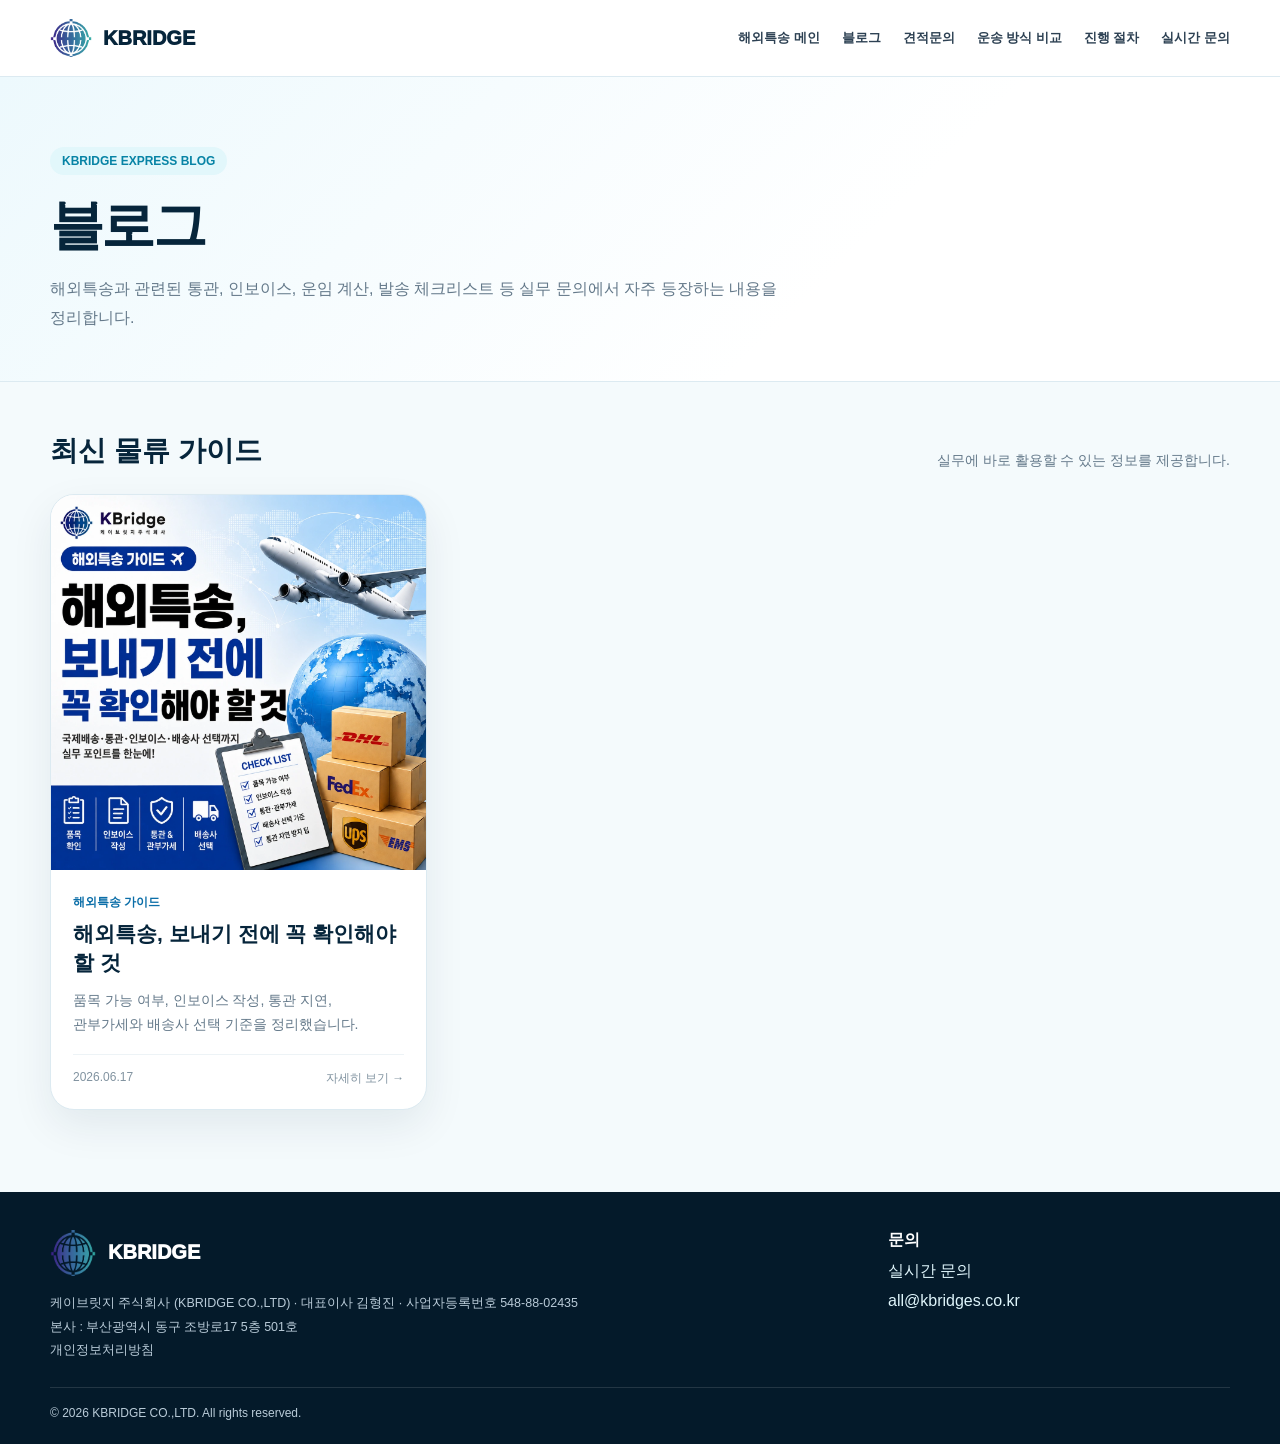
<file: blog/index.html>
<!DOCTYPE html>
<html lang="ko"><head><meta charset="UTF-8"><meta name="viewport" content="width=device-width,initial-scale=1.0"><title>케이브릿지 물류 정보 블로그 / 해외특송·통관·국제물류 정보</title><meta name="description" content="케이브릿지가 해외특송, 국제배송, 통관, 인보이스, 관부가세와 물류 실무 정보를 쉽게 안내합니다."><meta property="og:image" content="images/thumbnail-express-logistics-square.webp"><style>
:root{--navy:#06253b;--blue:#0b6ea8;--cyan:#18bfd6;--text:#2d4153;--muted:#64798a;--line:#dceaf1;--soft:#f4fafc}*{box-sizing:border-box}body{margin:0;font-family:"Noto Sans KR","Apple SD Gothic Neo",Arial,sans-serif;color:var(--text);background:var(--soft);word-break:keep-all}.wrap{width:min(1180px,calc(100% - 40px));margin:auto}a{text-decoration:none;color:inherit}.top{position:sticky;top:0;z-index:30;background:rgba(255,255,255,.96);border-bottom:1px solid var(--line);backdrop-filter:blur(14px)}.nav{min-height:76px;display:flex;align-items:center;gap:24px}.brand{display:flex;align-items:center;gap:11px;font-weight:950;color:var(--navy);font-size:20px}.brand img{width:42px;height:42px;object-fit:contain}.menu{margin-left:auto;display:flex;gap:22px;flex-wrap:wrap;font-size:13px;font-weight:850}.hero{padding:70px 0 48px;background:linear-gradient(135deg,#edf9fd,#fff 65%);border-bottom:1px solid var(--line)}.eyebrow{display:inline-block;padding:7px 12px;border-radius:999px;background:#e2f7fb;color:#0783a5;font-weight:900;font-size:12px}.hero h1{margin:15px 0 12px;color:var(--navy);font-size:clamp(34px,5vw,54px);letter-spacing:-.05em}.hero p{max-width:760px;margin:0;color:var(--muted);font-size:16px;line-height:1.8}main{padding:50px 0 82px}.head{display:flex;justify-content:space-between;align-items:end;gap:20px;margin-bottom:24px}.head h2{margin:0;color:var(--navy);font-size:28px}.head p{margin:0;color:var(--muted);font-size:14px}.grid{display:grid;grid-template-columns:repeat(3,1fr);gap:24px}.card{overflow:hidden;background:#fff;border:1px solid var(--line);border-radius:24px;box-shadow:0 16px 42px rgba(6,37,59,.08);transition:.2s}.card:hover{transform:translateY(-4px)}.thumb{display:block;aspect-ratio:1/1;overflow:hidden}.thumb img{width:100%;height:100%;display:block;object-fit:cover}.body{padding:22px}.cat{color:var(--blue);font-size:12px;font-weight:900}.body h3{margin:8px 0 10px;color:var(--navy);font-size:21px;line-height:1.4}.body p{margin:0;color:var(--muted);font-size:14px;line-height:1.72}.meta{display:flex;justify-content:space-between;margin-top:18px;padding-top:15px;border-top:1px solid #edf3f6;color:#8193a0;font-size:12px}footer{background:#041a2a;color:#b9cbd8;padding:38px 0 24px}.footer-grid{display:grid;grid-template-columns:1.4fr .6fr;gap:40px}.footer-brand{display:flex;align-items:center;gap:12px;color:#fff;font-size:20px;font-weight:950}.footer-brand img{width:46px;height:46px}.company{font-size:12.5px;line-height:1.9;margin-top:16px}.contact b{color:#fff}.contact a{display:block;margin-top:10px;color:#dff5fb}.copy{border-top:1px solid rgba(255,255,255,.12);margin-top:24px;padding-top:18px;font-size:12px}@media(max-width:850px){.nav{flex-direction:column;align-items:flex-start;padding:12px 0}.menu{margin-left:0;gap:13px}.grid{grid-template-columns:repeat(2,1fr)}.footer-grid{grid-template-columns:1fr}}@media(max-width:560px){.wrap{width:min(100% - 28px,1180px)}.grid{grid-template-columns:1fr}.head{align-items:flex-start;flex-direction:column}.hero{padding:50px 0 38px}}
</style></head><body><header class="top"><div class="wrap"><nav class="nav"><a class="brand" href="../index.html"><img src="../assets/kbridge-icon.png" alt="케이브릿지 로고"><span>KBRIDGE</span></a><div class="menu"><a href="../index.html">해외특송 메인</a><a href="./index.html">블로그</a><a href="../index.html#quote">견적문의</a><a href="../index.html#compare">운송 방식 비교</a><a href="../index.html#process">진행 절차</a><a href="https://pf.kakao.com/_baLgb/chat" target="_blank" rel="noopener">실시간 문의</a></div></nav></div></header><section class="hero"><div class="wrap"><span class="eyebrow">KBRIDGE EXPRESS BLOG</span><h1>블로그</h1><p>해외특송과 관련된 통관, 인보이스, 운임 계산, 발송 체크리스트 등 실무 문의에서 자주 등장하는 내용을 정리합니다.</p></div></section><main class="wrap"><div class="head"><h2>최신 물류 가이드</h2><p>실무에 바로 활용할 수 있는 정보를 제공합니다.</p></div><div class="grid"><article class="card"><a class="thumb" href="overseas-express-checklist.html"><img src="images/thumbnail-express-logistics-square.webp" alt="해외특송 보내기 전 체크리스트"></a><div class="body"><a href="overseas-express-checklist.html"><span class="cat">해외특송 가이드</span><h3>해외특송, 보내기 전에 꼭 확인해야 할 것</h3><p>품목 가능 여부, 인보이스 작성, 통관 지연, 관부가세와 배송사 선택 기준을 정리했습니다.</p><div class="meta"><span>2026.06.17</span><span>자세히 보기 →</span></div></a></div></article></div></main><footer><div class="wrap"><div class="footer-grid"><div><a class="footer-brand" href="../index.html"><img src="../assets/kbridge-icon.png" alt="케이브릿지 로고"><span>KBRIDGE</span></a><div class="company">케이브릿지 주식회사 (KBRIDGE CO.,LTD) · 대표이사 김형진 · 사업자등록번호 548-88-02435<br>본사 : 부산광역시 동구 조방로17 5층 501호<br><a href="https://kbridges.co.kr/policy/private" target="_blank" rel="noopener noreferrer">개인정보처리방침</a></div></div><div class="contact"><b>문의</b><a href="https://pf.kakao.com/_baLgb/chat" target="_blank" rel="noopener">실시간 문의</a><a href="mailto:all@kbridges.co.kr">all@kbridges.co.kr</a></div></div><div class="copy">© 2026 KBRIDGE CO.,LTD. All rights reserved.</div></div></footer></body></html>
</file>
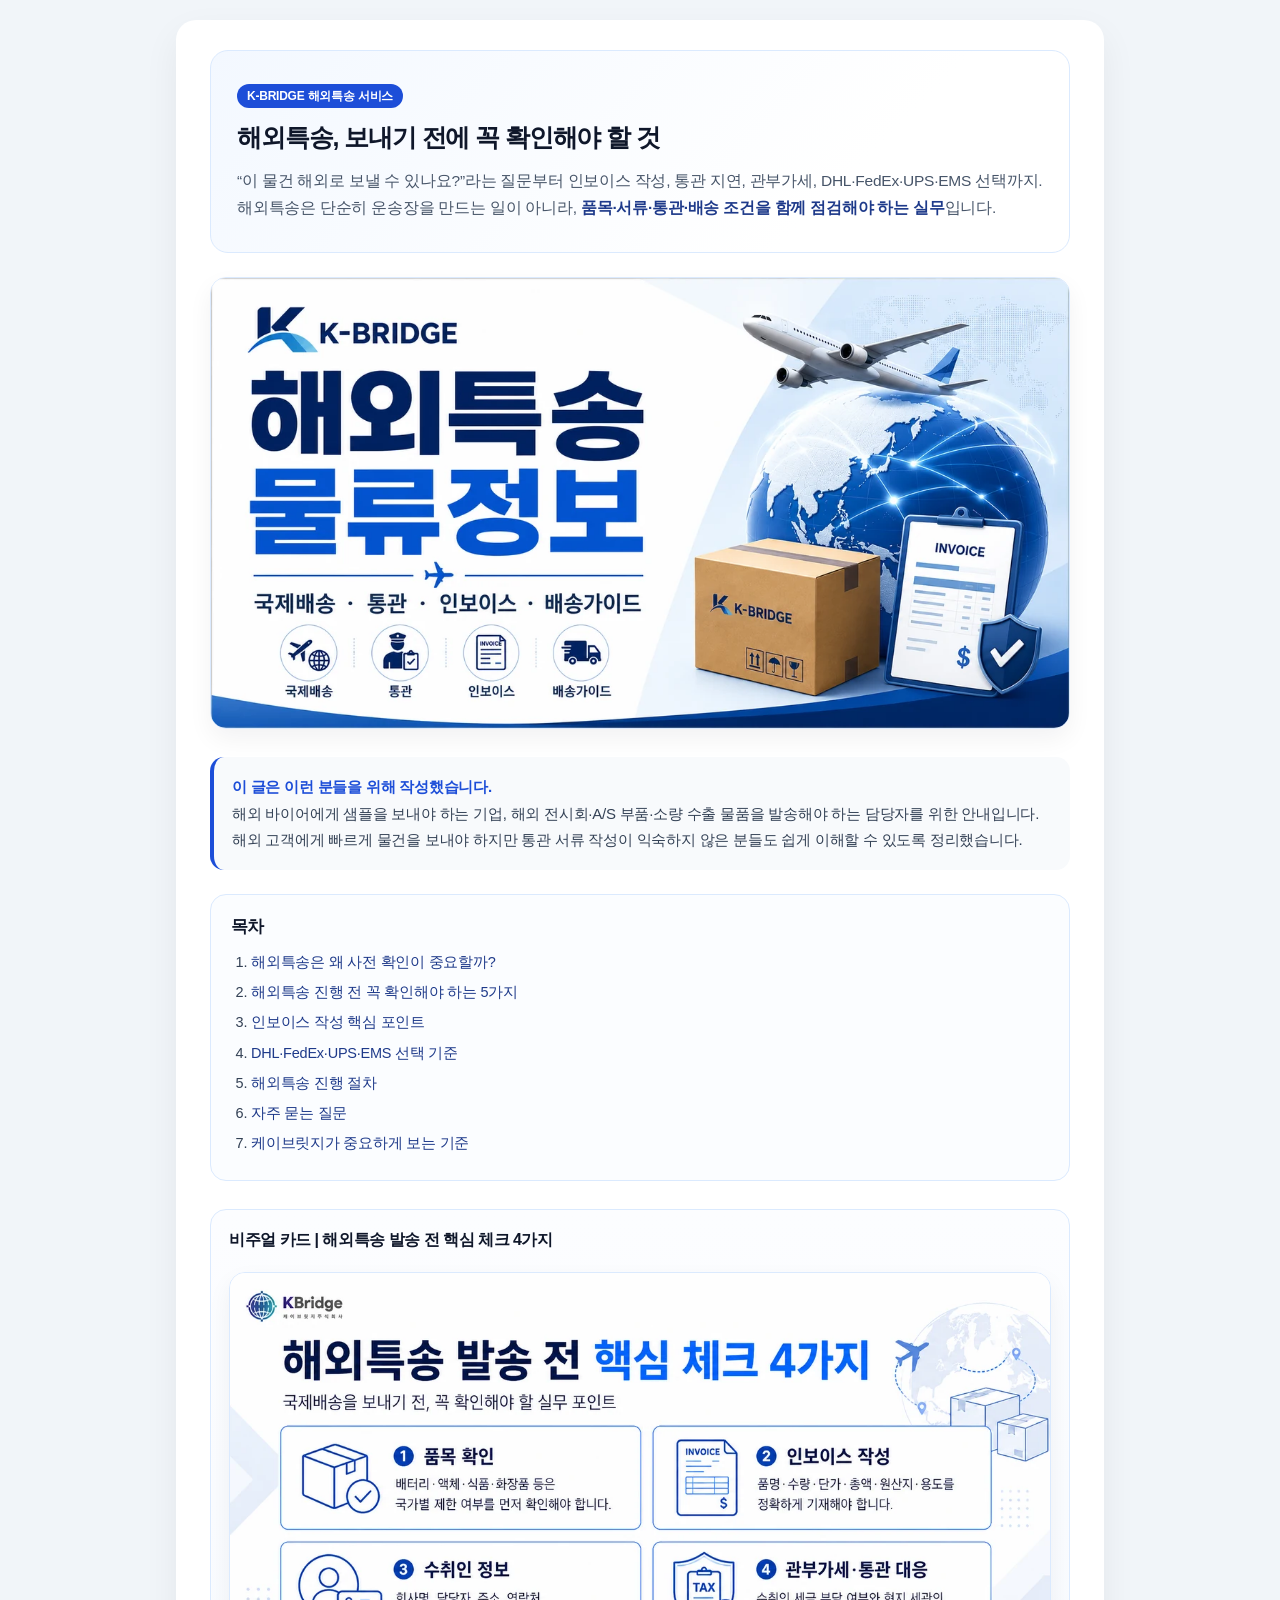
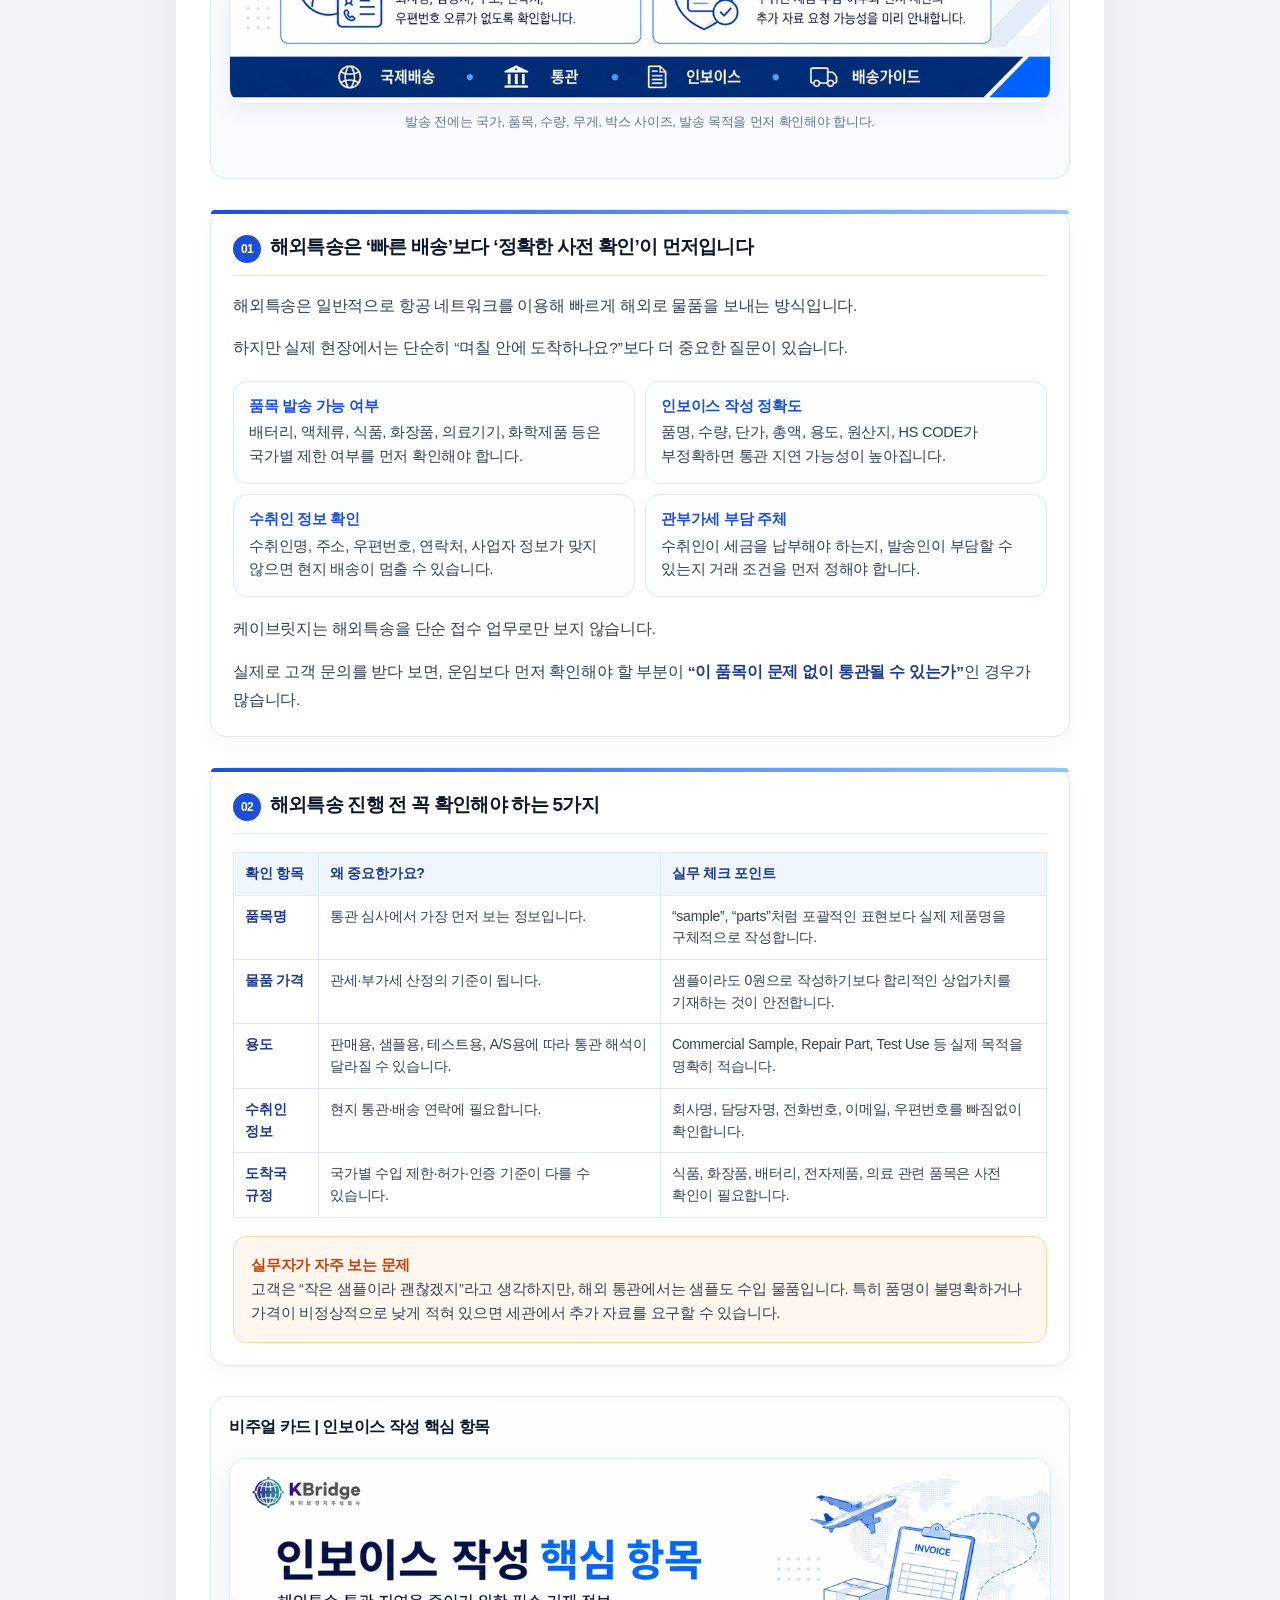
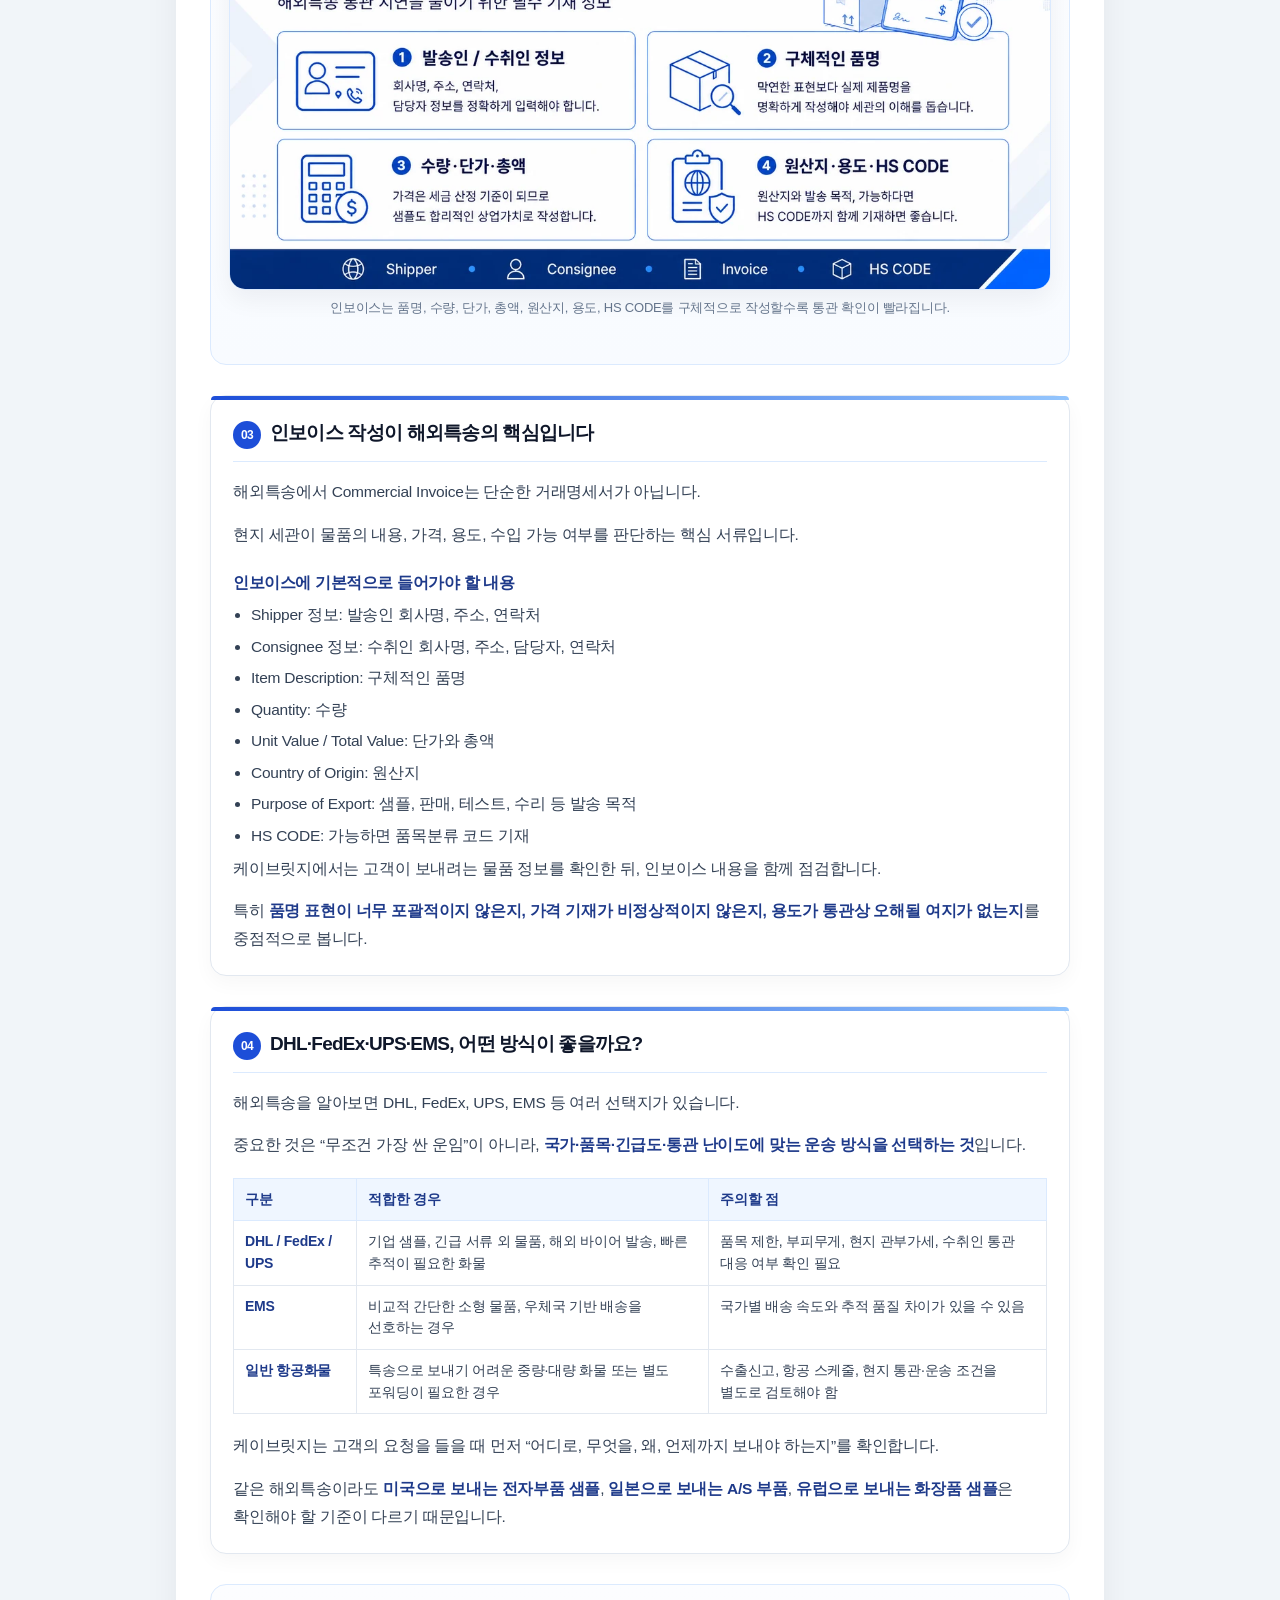
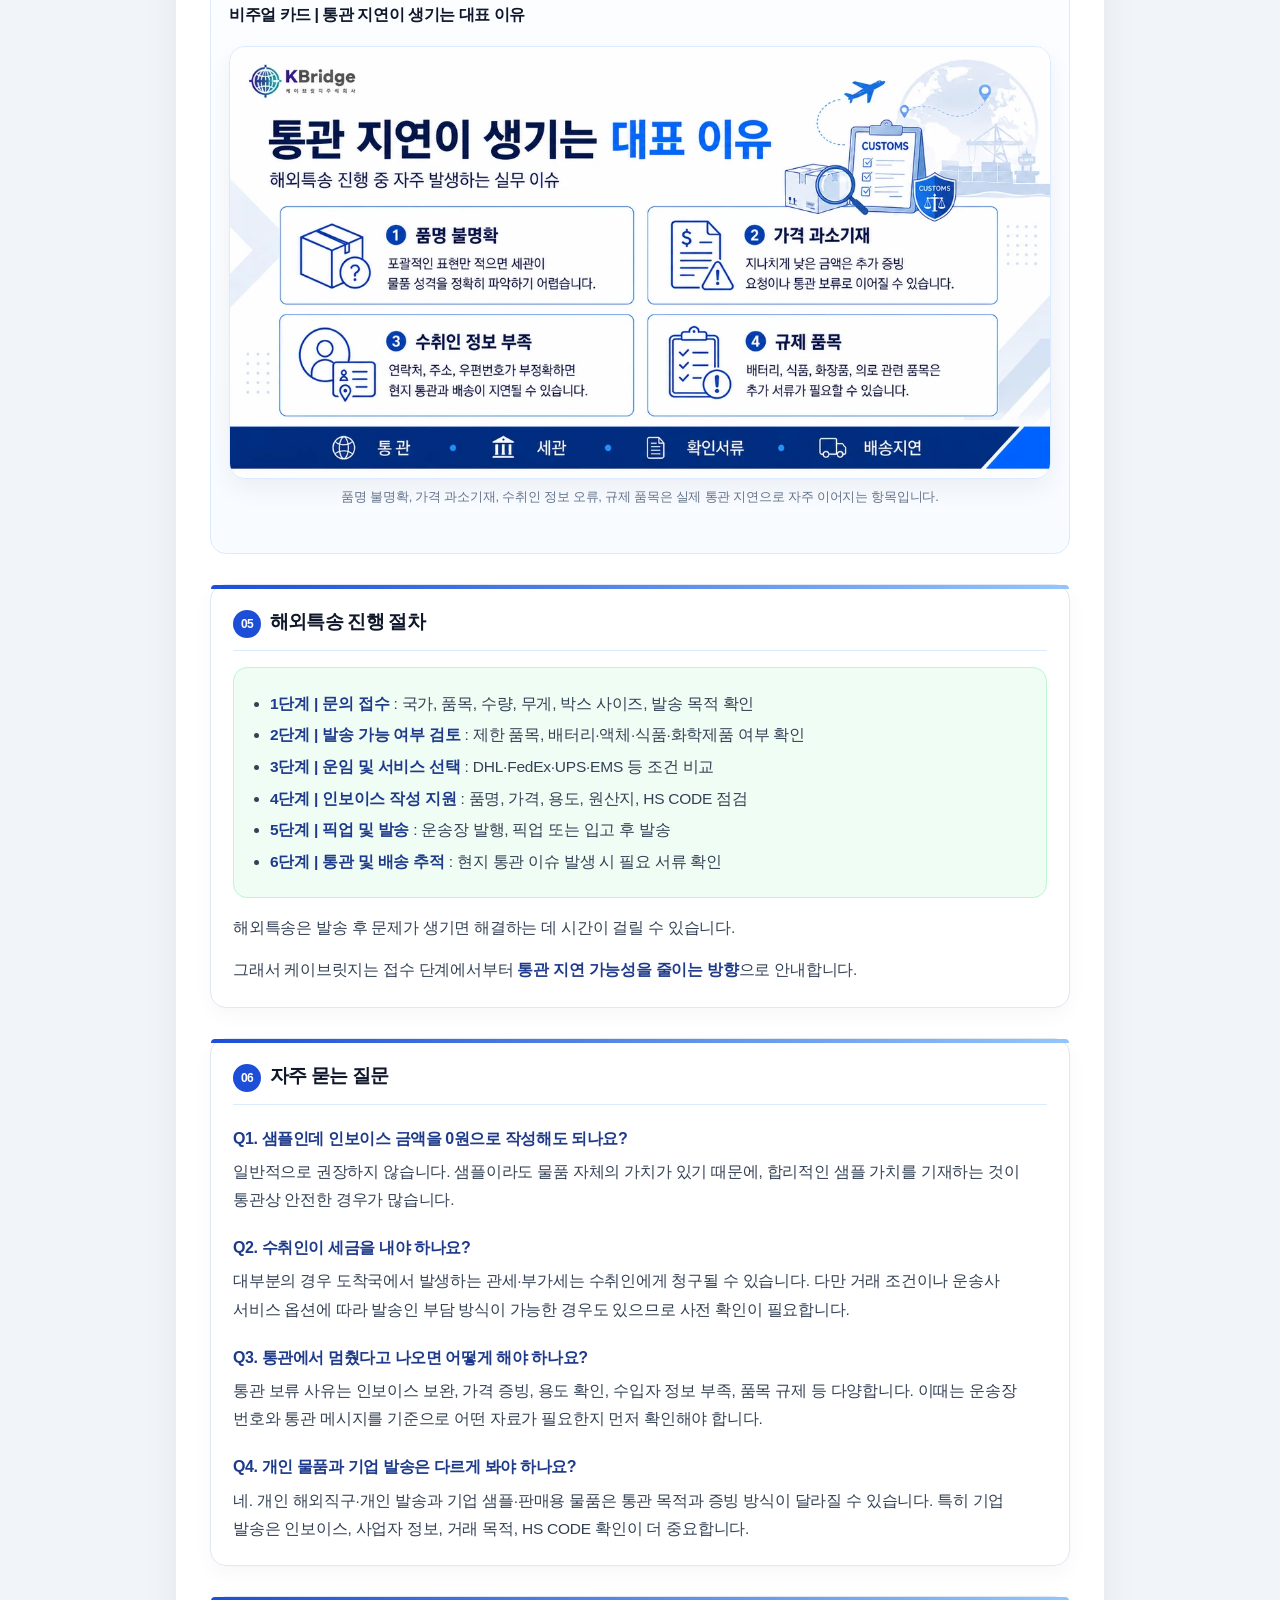
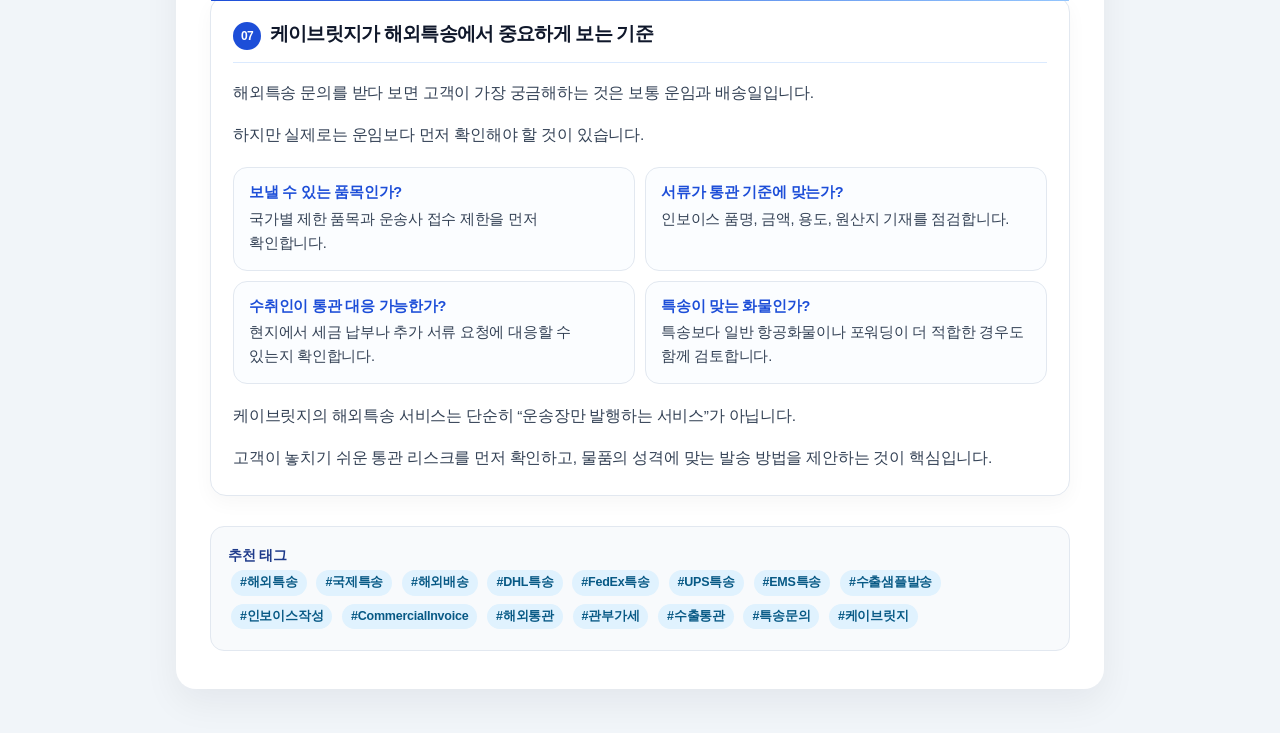
<file: kbridge_express_blog_first_post.html>
<!DOCTYPE html>
<html lang="ko">
<head>
  <meta charset="UTF-8">
  <meta name="viewport" content="width=device-width, initial-scale=1.0">
  <title>해외특송, 보내기 전에 꼭 확인해야 할 것 | 케이브릿지 해외특송 서비스</title>
  <meta name="description" content="해외특송 발송 전 품목 가능 여부, 인보이스 작성, 통관 지연, 관부가세, DHL·FedEx·UPS·EMS 선택 기준까지 케이브릿지가 실무 기준으로 쉽게 안내합니다.">
  <meta name="keywords" content="해외특송, 국제특송, 해외배송, DHL특송, FedEx특송, UPS특송, EMS특송, 수출샘플발송, 인보이스작성, 해외통관, 케이브릿지">
  <meta property="og:title" content="해외특송, 보내기 전에 꼭 확인해야 할 것 | 케이브릿지">
  <meta property="og:description" content="국제배송·통관·인보이스·배송가이드까지 해외특송 발송 전 확인해야 할 실무 포인트를 정리했습니다.">
  <meta property="og:image" content="images/thumbnail-express-logistics.webp">
  <meta name="twitter:card" content="summary_large_image">
  <style>
    :root {
      --kb-blue: #1d4ed8;
      --kb-navy: #0f172a;
      --kb-text: #334155;
      --kb-muted: #64748b;
      --kb-line: #e2e8f0;
      --kb-bg: #f8fafc;
      --kb-soft-blue: #eff6ff;
    }

    html {
      scroll-behavior: smooth;
    }

    body {
      margin: 0;
      background: #f1f5f9;
      font-family: "Noto Sans KR", "Apple SD Gothic Neo", Arial, sans-serif;
      color: var(--kb-text);
      word-break: keep-all;
    }

    .kb-blog-wrap {
      max-width: 860px;
      margin: 20px auto 44px;
      padding: 30px 34px 38px;
      background: #ffffff;
      border-radius: 20px;
      box-shadow: 0 14px 36px rgba(15, 23, 42, 0.06);
      font-size: 15.5px;
      line-height: 1.82;
      letter-spacing: -0.015em;
    }

    .kb-blog-wrap * {
      box-sizing: border-box;
    }

    .kb-hero {
      padding: 30px 26px;
      border-radius: 18px;
      background: linear-gradient(135deg, #f3f8ff 0%, #ffffff 72%);
      border: 1px solid #dbeafe;
      margin-bottom: 24px;
    }

    .kb-label {
      display: inline-block;
      padding: 5px 10px;
      border-radius: 999px;
      background: var(--kb-blue);
      color: #ffffff;
      font-size: 12px;
      font-weight: 700;
      margin-bottom: 12px;
      line-height: 1.2;
    }

    h1 {
      font-size: 25px;
      line-height: 1.38;
      letter-spacing: -0.045em;
      color: var(--kb-navy);
      margin: 0 0 12px;
      font-weight: 800;
    }

    .kb-sub {
      font-size: 15.5px;
      line-height: 1.78;
      color: #475569;
      margin: 0;
    }

    .kb-summary {
      margin: 20px 0 24px;
      padding: 17px 18px;
      border-radius: 14px;
      background: var(--kb-bg);
      border-left: 4px solid var(--kb-blue);
      font-size: 15px;
      line-height: 1.75;
    }

    .kb-summary strong {
      color: var(--kb-blue);
    }

    .kb-toc {
      margin: 0 0 28px;
      padding: 20px 20px 18px;
      border-radius: 16px;
      background: #fbfdff;
      border: 1px solid #dbeafe;
    }

    .kb-toc h2 {
      font-size: 17px;
      line-height: 1.4;
      color: var(--kb-navy);
      margin: 0 0 12px;
      font-weight: 800;
      letter-spacing: -0.03em;
    }

    .kb-toc ol {
      margin: 0;
      padding-left: 20px;
    }

    .kb-toc li {
      margin: 7px 0;
      font-size: 14.5px;
      line-height: 1.6;
    }

    .kb-toc a {
      color: #1e3a8a;
      text-decoration: none;
    }

    .kb-toc a:hover {
      text-decoration: underline;
    }


    .kb-img-figure {
      margin: 20px 0 28px;
      padding: 0;
    }

    .kb-img-figure img {
      display: block;
      width: 100%;
      height: auto;
      border-radius: 16px;
      border: 1px solid #dbeafe;
      box-shadow: 0 10px 24px rgba(15, 23, 42, 0.055);
    }

    .kb-img-figure figcaption {
      margin-top: 8px;
      color: #64748b;
      font-size: 13px;
      line-height: 1.55;
      text-align: center;
    }

    .kb-visual-block {
      margin: 0 0 28px;
      padding: 18px;
      border-radius: 16px;
      background: linear-gradient(180deg, #fcfdff 0%, #f8fbff 100%);
      border: 1px solid #dbeafe;
    }

    .kb-visual-title {
      font-size: 16px;
      line-height: 1.45;
      font-weight: 800;
      color: var(--kb-navy);
      margin: 0 0 12px;
      letter-spacing: -0.03em;
    }

    .kb-visual-grid {
      display: grid;
      grid-template-columns: repeat(2, minmax(0, 1fr));
      gap: 10px;
    }

    .kb-visual-card {
      padding: 14px 14px 13px;
      border-radius: 14px;
      background: #ffffff;
      border: 1px solid #e2e8f0;
      box-shadow: 0 6px 16px rgba(15, 23, 42, 0.035);
    }

    .kb-visual-card b {
      display: block;
      font-size: 14px;
      line-height: 1.4;
      color: var(--kb-blue);
      margin-bottom: 5px;
    }

    .kb-visual-card p {
      margin: 0;
      font-size: 13.8px;
      line-height: 1.62;
      color: #475569;
    }

    .kb-section {
      position: relative;
      margin: 30px 0;
      padding: 24px 22px 22px;
      border-radius: 16px;
      background: #ffffff;
      border: 1px solid var(--kb-line);
      box-shadow: 0 7px 20px rgba(15, 23, 42, 0.035);
    }

    .kb-section::before {
      content: "";
      position: absolute;
      top: 0;
      left: 0;
      width: 100%;
      height: 4px;
      background: linear-gradient(90deg, #1d4ed8 0%, #93c5fd 100%);
      border-radius: 16px 16px 0 0;
    }

    .kb-section h2 {
      display: flex;
      align-items: flex-start;
      gap: 9px;
      margin: 0 0 16px;
      padding: 0 0 12px;
      border-bottom: 1px solid #dbeafe;
      color: var(--kb-navy);
      font-size: 19px;
      line-height: 1.42;
      letter-spacing: -0.04em;
      font-weight: 800;
    }

    .kb-section h2 .sec-num {
      flex: 0 0 auto;
      min-width: 28px;
      height: 28px;
      padding: 0 7px;
      border-radius: 999px;
      display: inline-flex;
      align-items: center;
      justify-content: center;
      background: var(--kb-blue);
      color: #ffffff;
      font-size: 12px;
      font-weight: 800;
      line-height: 1;
      margin-top: 1px;
    }

    .kb-section h2 .sec-title {
      display: inline-block;
    }

    .kb-section h3 {
      font-size: 16px;
      color: #1e3a8a;
      margin: 22px 0 8px;
      line-height: 1.45;
      font-weight: 800;
      letter-spacing: -0.025em;
    }

    .kb-section p {
      margin: 0 0 14px;
    }

    .kb-section p:last-child {
      margin-bottom: 0;
    }

    .kb-card-grid {
      display: grid;
      grid-template-columns: repeat(2, minmax(0, 1fr));
      gap: 10px;
      margin: 18px 0;
    }

    .kb-card {
      padding: 15px 15px 14px;
      border-radius: 14px;
      background: #fbfdff;
      border: 1px solid #e2e8f0;
      font-size: 14.5px;
      line-height: 1.65;
    }

    .kb-card b {
      display: block;
      color: var(--kb-blue);
      margin-bottom: 5px;
      font-size: 14.5px;
      line-height: 1.35;
    }

    .kb-table {
      width: 100%;
      border-collapse: collapse;
      margin: 18px 0;
      font-size: 14px;
      line-height: 1.55;
    }

    .kb-table th {
      background: var(--kb-soft-blue);
      color: #1e3a8a;
      text-align: left;
      padding: 10px 11px;
      border: 1px solid #dbeafe;
      font-weight: 800;
    }

    .kb-table td {
      padding: 10px 11px;
      border: 1px solid var(--kb-line);
      vertical-align: top;
    }

    .kb-point {
      padding: 16px 17px;
      border-radius: 14px;
      background: #fff7ed;
      border: 1px solid #fed7aa;
      margin: 18px 0 0;
      font-size: 14.5px;
      line-height: 1.68;
    }

    .kb-point strong {
      color: #c2410c;
    }

    .kb-checklist {
      padding: 17px 18px;
      border-radius: 14px;
      background: #f0fdf4;
      border: 1px solid #bbf7d0;
      margin: 16px 0;
    }

    .kb-checklist ul,
    .kb-section ul {
      margin: 0;
      padding-left: 18px;
    }

    .kb-checklist li,
    .kb-section li {
      margin: 6px 0;
      line-height: 1.65;
    }

    .kb-tags {
      margin-top: 28px;
      padding: 17px;
      border-radius: 14px;
      background: var(--kb-bg);
      border: 1px solid var(--kb-line);
      font-size: 14px;
      line-height: 1.6;
    }

    .kb-tags span {
      display: inline-block;
      margin: 4px 3px;
      padding: 5px 9px;
      border-radius: 999px;
      background: #e0f2fe;
      color: #075985;
      font-size: 12.5px;
      font-weight: 600;
      line-height: 1.25;
    }

    strong {
      color: #1e3a8a;
    }

    @media (max-width: 640px) {
      .kb-blog-wrap {
        margin: 12px auto 30px;
        padding: 22px 14px 30px;
        border-radius: 0;
        font-size: 14.5px;
        line-height: 1.78;
      }

      .kb-hero {
        padding: 24px 18px;
        border-radius: 16px;
        margin-bottom: 22px;
      }

      h1 {
        font-size: 22px;
      }

      .kb-sub {
        font-size: 14.5px;
      }

      .kb-summary {
        font-size: 14.5px;
        padding: 15px 16px;
      }

      .kb-toc {
        padding: 17px 16px 15px;
      }

      .kb-toc h2 {
        font-size: 16px;
      }

      .kb-toc li {
        font-size: 14px;
      }

      .kb-visual-block {
        padding: 15px;
      }

      .kb-visual-grid {
        grid-template-columns: 1fr;
      }

      .kb-section {
        margin: 24px 0;
        padding: 22px 16px 20px;
        border-radius: 15px;
      }

      .kb-section h2 {
        font-size: 18px;
        gap: 8px;
      }

      .kb-section h2 .sec-num {
        min-width: 26px;
        height: 26px;
        font-size: 11.5px;
      }

      .kb-section h3 {
        font-size: 15.5px;
      }

      .kb-card-grid {
        grid-template-columns: 1fr;
      }

      .kb-card {
        font-size: 14px;
      }

      .kb-table {
        font-size: 13.5px;
        display: block;
        overflow-x: auto;
        white-space: normal;
      }

      .kb-table th,
      .kb-table td {
        padding: 9px;
        min-width: 140px;
      }
    }
  </style>
</head>
<body>
  <article class="kb-blog-wrap">

    <section class="kb-hero">
      <span class="kb-label">K-BRIDGE 해외특송 서비스</span>
      <h1>해외특송, 보내기 전에 꼭 확인해야 할 것</h1>
      <p class="kb-sub">
        “이 물건 해외로 보낼 수 있나요?”라는 질문부터 인보이스 작성, 통관 지연, 관부가세, DHL·FedEx·UPS·EMS 선택까지.<br>
        해외특송은 단순히 운송장을 만드는 일이 아니라, <strong>품목·서류·통관·배송 조건을 함께 점검해야 하는 실무</strong>입니다.
      </p>
    </section>


    <figure class="kb-img-figure">
      <img src="images/thumbnail-express-logistics.webp" alt="케이브릿지 해외특송 물류정보 썸네일 - 국제배송, 통관, 인보이스, 배송가이드">
    </figure>

    <section class="kb-summary">
      <strong>이 글은 이런 분들을 위해 작성했습니다.</strong><br>
      해외 바이어에게 샘플을 보내야 하는 기업, 해외 전시회·A/S 부품·소량 수출 물품을 발송해야 하는 담당자를 위한 안내입니다.<br>
      해외 고객에게 빠르게 물건을 보내야 하지만 통관 서류 작성이 익숙하지 않은 분들도 쉽게 이해할 수 있도록 정리했습니다.
    </section>

    <nav class="kb-toc">
      <h2>목차</h2>
      <ol>
        <li><a href="#sec1">해외특송은 왜 사전 확인이 중요할까?</a></li>
        <li><a href="#sec2">해외특송 진행 전 꼭 확인해야 하는 5가지</a></li>
        <li><a href="#sec3">인보이스 작성 핵심 포인트</a></li>
        <li><a href="#sec4">DHL·FedEx·UPS·EMS 선택 기준</a></li>
        <li><a href="#sec5">해외특송 진행 절차</a></li>
        <li><a href="#sec6">자주 묻는 질문</a></li>
        <li><a href="#sec7">케이브릿지가 중요하게 보는 기준</a></li>
      </ol>
    </nav>

    <section class="kb-visual-block">
      <h2 class="kb-visual-title">비주얼 카드 | 해외특송 발송 전 핵심 체크 4가지</h2>
      <figure class="kb-img-figure">
        <img src="images/visual-card-express-check-4.webp" alt="해외특송 발송 전 핵심 체크 4가지 - 품목 확인, 인보이스 작성, 수취인 정보, 관부가세와 통관 대응">
        <figcaption>발송 전에는 국가, 품목, 수량, 무게, 박스 사이즈, 발송 목적을 먼저 확인해야 합니다.</figcaption>
      </figure>
    </section>

    <section class="kb-section" id="sec1">
      <h2><span class="sec-num">01</span><span class="sec-title">해외특송은 ‘빠른 배송’보다 ‘정확한 사전 확인’이 먼저입니다</span></h2>

      <p>
        해외특송은 일반적으로 항공 네트워크를 이용해 빠르게 해외로 물품을 보내는 방식입니다.
      </p>
      <p>
        하지만 실제 현장에서는 단순히 “며칠 안에 도착하나요?”보다 더 중요한 질문이 있습니다.
      </p>

      <div class="kb-card-grid">
        <div class="kb-card">
          <b>품목 발송 가능 여부</b>
          배터리, 액체류, 식품, 화장품, 의료기기, 화학제품 등은 국가별 제한 여부를 먼저 확인해야 합니다.
        </div>
        <div class="kb-card">
          <b>인보이스 작성 정확도</b>
          품명, 수량, 단가, 총액, 용도, 원산지, HS CODE가 부정확하면 통관 지연 가능성이 높아집니다.
        </div>
        <div class="kb-card">
          <b>수취인 정보 확인</b>
          수취인명, 주소, 우편번호, 연락처, 사업자 정보가 맞지 않으면 현지 배송이 멈출 수 있습니다.
        </div>
        <div class="kb-card">
          <b>관부가세 부담 주체</b>
          수취인이 세금을 납부해야 하는지, 발송인이 부담할 수 있는지 거래 조건을 먼저 정해야 합니다.
        </div>
      </div>

      <p>
        케이브릿지는 해외특송을 단순 접수 업무로만 보지 않습니다.
      </p>
      <p>
        실제로 고객 문의를 받다 보면, 운임보다 먼저 확인해야 할 부분이 <strong>“이 품목이 문제 없이 통관될 수 있는가”</strong>인 경우가 많습니다.
      </p>
    </section>

    <section class="kb-section" id="sec2">
      <h2><span class="sec-num">02</span><span class="sec-title">해외특송 진행 전 꼭 확인해야 하는 5가지</span></h2>

      <table class="kb-table">
        <thead>
          <tr>
            <th>확인 항목</th>
            <th>왜 중요한가요?</th>
            <th>실무 체크 포인트</th>
          </tr>
        </thead>
        <tbody>
          <tr>
            <td><strong>품목명</strong></td>
            <td>통관 심사에서 가장 먼저 보는 정보입니다.</td>
            <td>“sample”, “parts”처럼 포괄적인 표현보다 실제 제품명을 구체적으로 작성합니다.</td>
          </tr>
          <tr>
            <td><strong>물품 가격</strong></td>
            <td>관세·부가세 산정의 기준이 됩니다.</td>
            <td>샘플이라도 0원으로 작성하기보다 합리적인 상업가치를 기재하는 것이 안전합니다.</td>
          </tr>
          <tr>
            <td><strong>용도</strong></td>
            <td>판매용, 샘플용, 테스트용, A/S용에 따라 통관 해석이 달라질 수 있습니다.</td>
            <td>Commercial Sample, Repair Part, Test Use 등 실제 목적을 명확히 적습니다.</td>
          </tr>
          <tr>
            <td><strong>수취인 정보</strong></td>
            <td>현지 통관·배송 연락에 필요합니다.</td>
            <td>회사명, 담당자명, 전화번호, 이메일, 우편번호를 빠짐없이 확인합니다.</td>
          </tr>
          <tr>
            <td><strong>도착국 규정</strong></td>
            <td>국가별 수입 제한·허가·인증 기준이 다를 수 있습니다.</td>
            <td>식품, 화장품, 배터리, 전자제품, 의료 관련 품목은 사전 확인이 필요합니다.</td>
          </tr>
        </tbody>
      </table>

      <div class="kb-point">
        <strong>실무자가 자주 보는 문제</strong><br>
        고객은 “작은 샘플이라 괜찮겠지”라고 생각하지만, 해외 통관에서는 샘플도 수입 물품입니다.
        특히 품명이 불명확하거나 가격이 비정상적으로 낮게 적혀 있으면 세관에서 추가 자료를 요구할 수 있습니다.
      </div>
    </section>

    <section class="kb-visual-block">
      <h2 class="kb-visual-title">비주얼 카드 | 인보이스 작성 핵심 항목</h2>
      <figure class="kb-img-figure">
        <img src="images/visual-card-invoice-check.webp" alt="인보이스 작성 핵심 항목 - 발송인 수취인 정보, 구체적인 품명, 수량 단가 총액, 원산지 용도 HS CODE">
        <figcaption>인보이스는 품명, 수량, 단가, 총액, 원산지, 용도, HS CODE를 구체적으로 작성할수록 통관 확인이 빨라집니다.</figcaption>
      </figure>
    </section>

    <section class="kb-section" id="sec3">
      <h2><span class="sec-num">03</span><span class="sec-title">인보이스 작성이 해외특송의 핵심입니다</span></h2>

      <p>
        해외특송에서 Commercial Invoice는 단순한 거래명세서가 아닙니다.
      </p>
      <p>
        현지 세관이 물품의 내용, 가격, 용도, 수입 가능 여부를 판단하는 핵심 서류입니다.
      </p>

      <h3>인보이스에 기본적으로 들어가야 할 내용</h3>
      <ul>
        <li>Shipper 정보: 발송인 회사명, 주소, 연락처</li>
        <li>Consignee 정보: 수취인 회사명, 주소, 담당자, 연락처</li>
        <li>Item Description: 구체적인 품명</li>
        <li>Quantity: 수량</li>
        <li>Unit Value / Total Value: 단가와 총액</li>
        <li>Country of Origin: 원산지</li>
        <li>Purpose of Export: 샘플, 판매, 테스트, 수리 등 발송 목적</li>
        <li>HS CODE: 가능하면 품목분류 코드 기재</li>
      </ul>

      <p>
        케이브릿지에서는 고객이 보내려는 물품 정보를 확인한 뒤, 인보이스 내용을 함께 점검합니다.
      </p>
      <p>
        특히 <strong>품명 표현이 너무 포괄적이지 않은지, 가격 기재가 비정상적이지 않은지, 용도가 통관상 오해될 여지가 없는지</strong>를 중점적으로 봅니다.
      </p>
    </section>

    <section class="kb-section" id="sec4">
      <h2><span class="sec-num">04</span><span class="sec-title">DHL·FedEx·UPS·EMS, 어떤 방식이 좋을까요?</span></h2>

      <p>
        해외특송을 알아보면 DHL, FedEx, UPS, EMS 등 여러 선택지가 있습니다.
      </p>
      <p>
        중요한 것은 “무조건 가장 싼 운임”이 아니라, <strong>국가·품목·긴급도·통관 난이도에 맞는 운송 방식을 선택하는 것</strong>입니다.
      </p>

      <table class="kb-table">
        <thead>
          <tr>
            <th>구분</th>
            <th>적합한 경우</th>
            <th>주의할 점</th>
          </tr>
        </thead>
        <tbody>
          <tr>
            <td><strong>DHL / FedEx / UPS</strong></td>
            <td>기업 샘플, 긴급 서류 외 물품, 해외 바이어 발송, 빠른 추적이 필요한 화물</td>
            <td>품목 제한, 부피무게, 현지 관부가세, 수취인 통관 대응 여부 확인 필요</td>
          </tr>
          <tr>
            <td><strong>EMS</strong></td>
            <td>비교적 간단한 소형 물품, 우체국 기반 배송을 선호하는 경우</td>
            <td>국가별 배송 속도와 추적 품질 차이가 있을 수 있음</td>
          </tr>
          <tr>
            <td><strong>일반 항공화물</strong></td>
            <td>특송으로 보내기 어려운 중량·대량 화물 또는 별도 포워딩이 필요한 경우</td>
            <td>수출신고, 항공 스케줄, 현지 통관·운송 조건을 별도로 검토해야 함</td>
          </tr>
        </tbody>
      </table>

      <p>
        케이브릿지는 고객의 요청을 들을 때 먼저 “어디로, 무엇을, 왜, 언제까지 보내야 하는지”를 확인합니다.
      </p>
      <p>
        같은 해외특송이라도 <strong>미국으로 보내는 전자부품 샘플</strong>, <strong>일본으로 보내는 A/S 부품</strong>,
        <strong>유럽으로 보내는 화장품 샘플</strong>은 확인해야 할 기준이 다르기 때문입니다.
      </p>
    </section>

    <section class="kb-visual-block">
      <h2 class="kb-visual-title">비주얼 카드 | 통관 지연이 생기는 대표 이유</h2>
      <figure class="kb-img-figure">
        <img src="images/visual-card-customs-delay.webp" alt="통관 지연이 생기는 대표 이유 - 품명 불명확, 가격 과소기재, 수취인 정보 부족, 규제 품목">
        <figcaption>품명 불명확, 가격 과소기재, 수취인 정보 오류, 규제 품목은 실제 통관 지연으로 자주 이어지는 항목입니다.</figcaption>
      </figure>
    </section>

    <section class="kb-section" id="sec5">
      <h2><span class="sec-num">05</span><span class="sec-title">해외특송 진행 절차</span></h2>

      <div class="kb-checklist">
        <ul>
          <li><strong>1단계 | 문의 접수</strong> : 국가, 품목, 수량, 무게, 박스 사이즈, 발송 목적 확인</li>
          <li><strong>2단계 | 발송 가능 여부 검토</strong> : 제한 품목, 배터리·액체·식품·화학제품 여부 확인</li>
          <li><strong>3단계 | 운임 및 서비스 선택</strong> : DHL·FedEx·UPS·EMS 등 조건 비교</li>
          <li><strong>4단계 | 인보이스 작성 지원</strong> : 품명, 가격, 용도, 원산지, HS CODE 점검</li>
          <li><strong>5단계 | 픽업 및 발송</strong> : 운송장 발행, 픽업 또는 입고 후 발송</li>
          <li><strong>6단계 | 통관 및 배송 추적</strong> : 현지 통관 이슈 발생 시 필요 서류 확인</li>
        </ul>
      </div>

      <p>
        해외특송은 발송 후 문제가 생기면 해결하는 데 시간이 걸릴 수 있습니다.
      </p>
      <p>
        그래서 케이브릿지는 접수 단계에서부터 <strong>통관 지연 가능성을 줄이는 방향</strong>으로 안내합니다.
      </p>
    </section>

    <section class="kb-section" id="sec6">
      <h2><span class="sec-num">06</span><span class="sec-title">자주 묻는 질문</span></h2>

      <h3>Q1. 샘플인데 인보이스 금액을 0원으로 작성해도 되나요?</h3>
      <p>
        일반적으로 권장하지 않습니다. 샘플이라도 물품 자체의 가치가 있기 때문에, 합리적인 샘플 가치를 기재하는 것이 통관상 안전한 경우가 많습니다.
      </p>

      <h3>Q2. 수취인이 세금을 내야 하나요?</h3>
      <p>
        대부분의 경우 도착국에서 발생하는 관세·부가세는 수취인에게 청구될 수 있습니다. 다만 거래 조건이나 운송사 서비스 옵션에 따라 발송인 부담 방식이 가능한 경우도 있으므로 사전 확인이 필요합니다.
      </p>

      <h3>Q3. 통관에서 멈췄다고 나오면 어떻게 해야 하나요?</h3>
      <p>
        통관 보류 사유는 인보이스 보완, 가격 증빙, 용도 확인, 수입자 정보 부족, 품목 규제 등 다양합니다. 이때는 운송장 번호와 통관 메시지를 기준으로 어떤 자료가 필요한지 먼저 확인해야 합니다.
      </p>

      <h3>Q4. 개인 물품과 기업 발송은 다르게 봐야 하나요?</h3>
      <p>
        네. 개인 해외직구·개인 발송과 기업 샘플·판매용 물품은 통관 목적과 증빙 방식이 달라질 수 있습니다. 특히 기업 발송은 인보이스, 사업자 정보, 거래 목적, HS CODE 확인이 더 중요합니다.
      </p>
    </section>

    <section class="kb-section" id="sec7">
      <h2><span class="sec-num">07</span><span class="sec-title">케이브릿지가 해외특송에서 중요하게 보는 기준</span></h2>

      <p>
        해외특송 문의를 받다 보면 고객이 가장 궁금해하는 것은 보통 운임과 배송일입니다.
      </p>
      <p>
        하지만 실제로는 운임보다 먼저 확인해야 할 것이 있습니다.
      </p>

      <div class="kb-card-grid">
        <div class="kb-card">
          <b>보낼 수 있는 품목인가?</b>
          국가별 제한 품목과 운송사 접수 제한을 먼저 확인합니다.
        </div>
        <div class="kb-card">
          <b>서류가 통관 기준에 맞는가?</b>
          인보이스 품명, 금액, 용도, 원산지 기재를 점검합니다.
        </div>
        <div class="kb-card">
          <b>수취인이 통관 대응 가능한가?</b>
          현지에서 세금 납부나 추가 서류 요청에 대응할 수 있는지 확인합니다.
        </div>
        <div class="kb-card">
          <b>특송이 맞는 화물인가?</b>
          특송보다 일반 항공화물이나 포워딩이 더 적합한 경우도 함께 검토합니다.
        </div>
      </div>

      <p>
        케이브릿지의 해외특송 서비스는 단순히 “운송장만 발행하는 서비스”가 아닙니다.
      </p>
      <p>
        고객이 놓치기 쉬운 통관 리스크를 먼저 확인하고, 물품의 성격에 맞는 발송 방법을 제안하는 것이 핵심입니다.
      </p>
    </section>

    <section class="kb-tags">
      <strong>추천 태그</strong><br>
      <span>#해외특송</span>
      <span>#국제특송</span>
      <span>#해외배송</span>
      <span>#DHL특송</span>
      <span>#FedEx특송</span>
      <span>#UPS특송</span>
      <span>#EMS특송</span>
      <span>#수출샘플발송</span>
      <span>#인보이스작성</span>
      <span>#CommercialInvoice</span>
      <span>#해외통관</span>
      <span>#관부가세</span>
      <span>#수출통관</span>
      <span>#특송문의</span>
      <span>#케이브릿지</span>
    </section>

  </article>
</body>
</html>
</file>
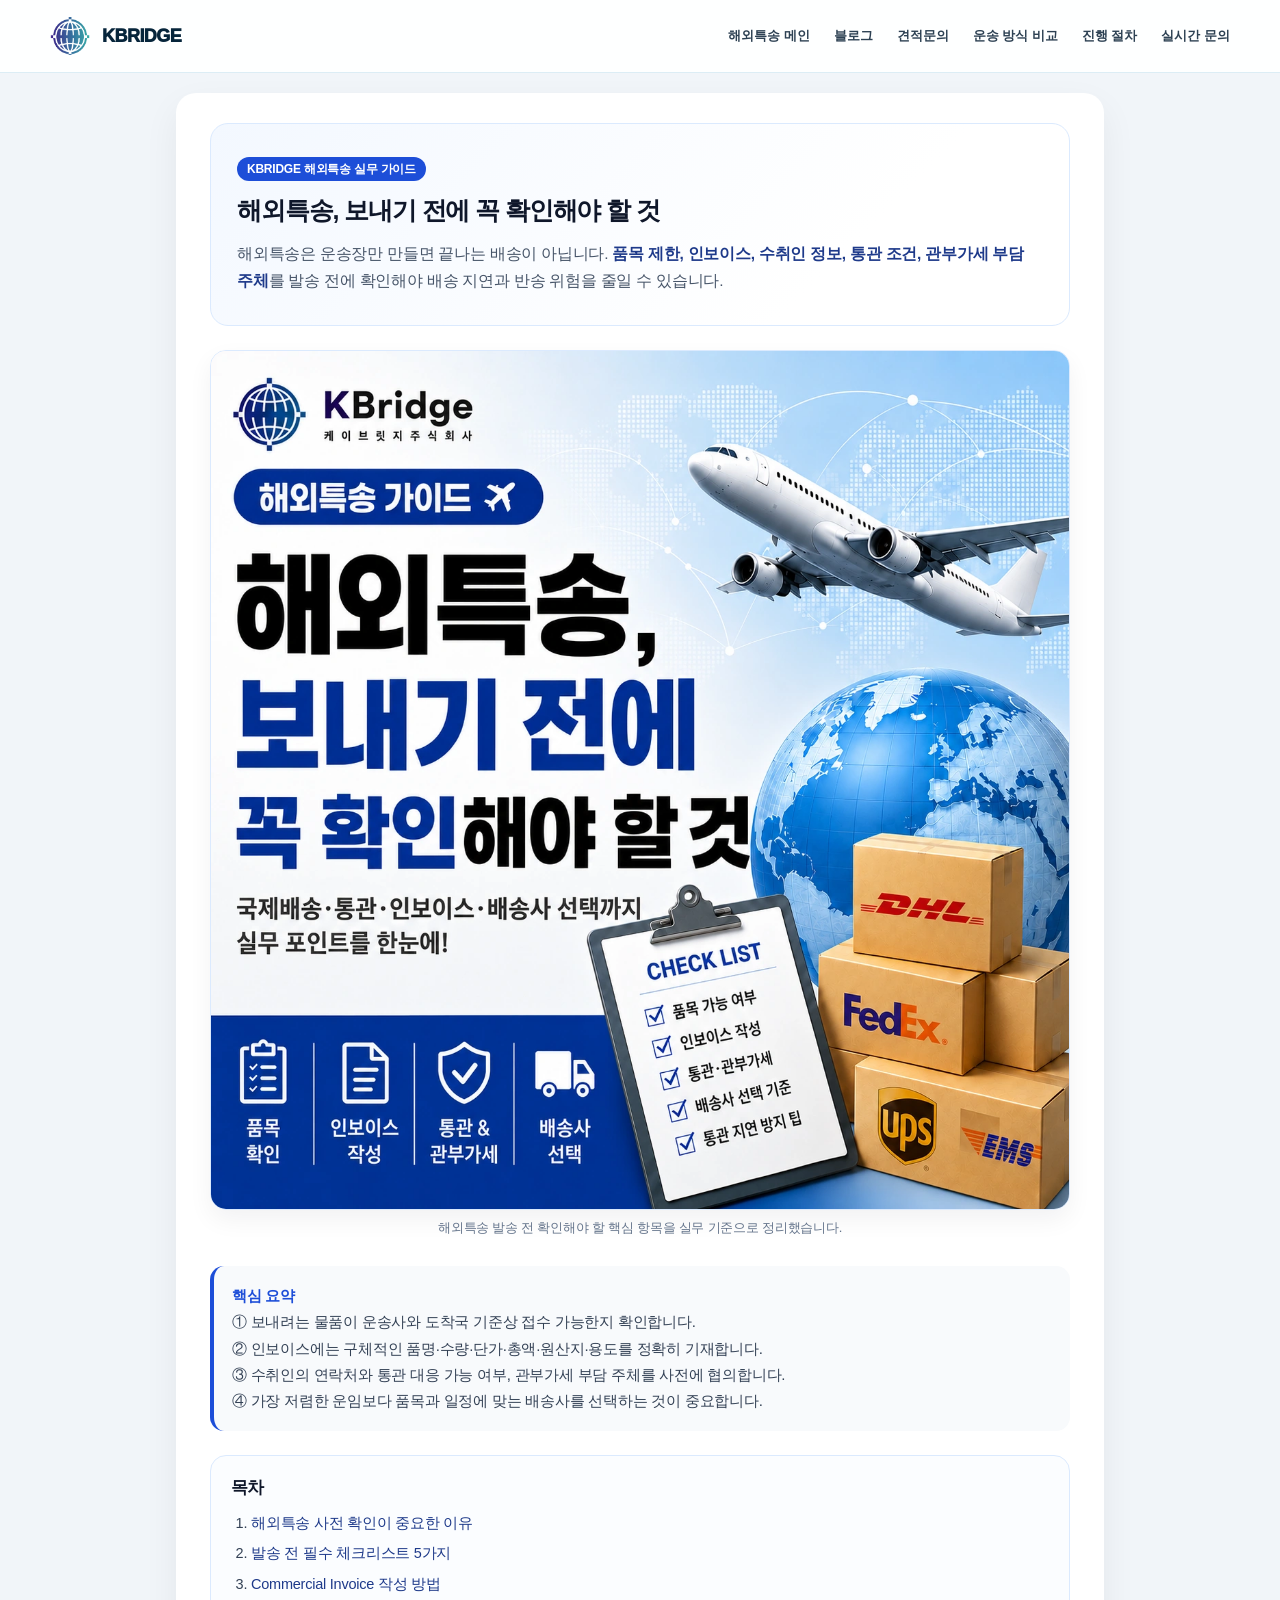
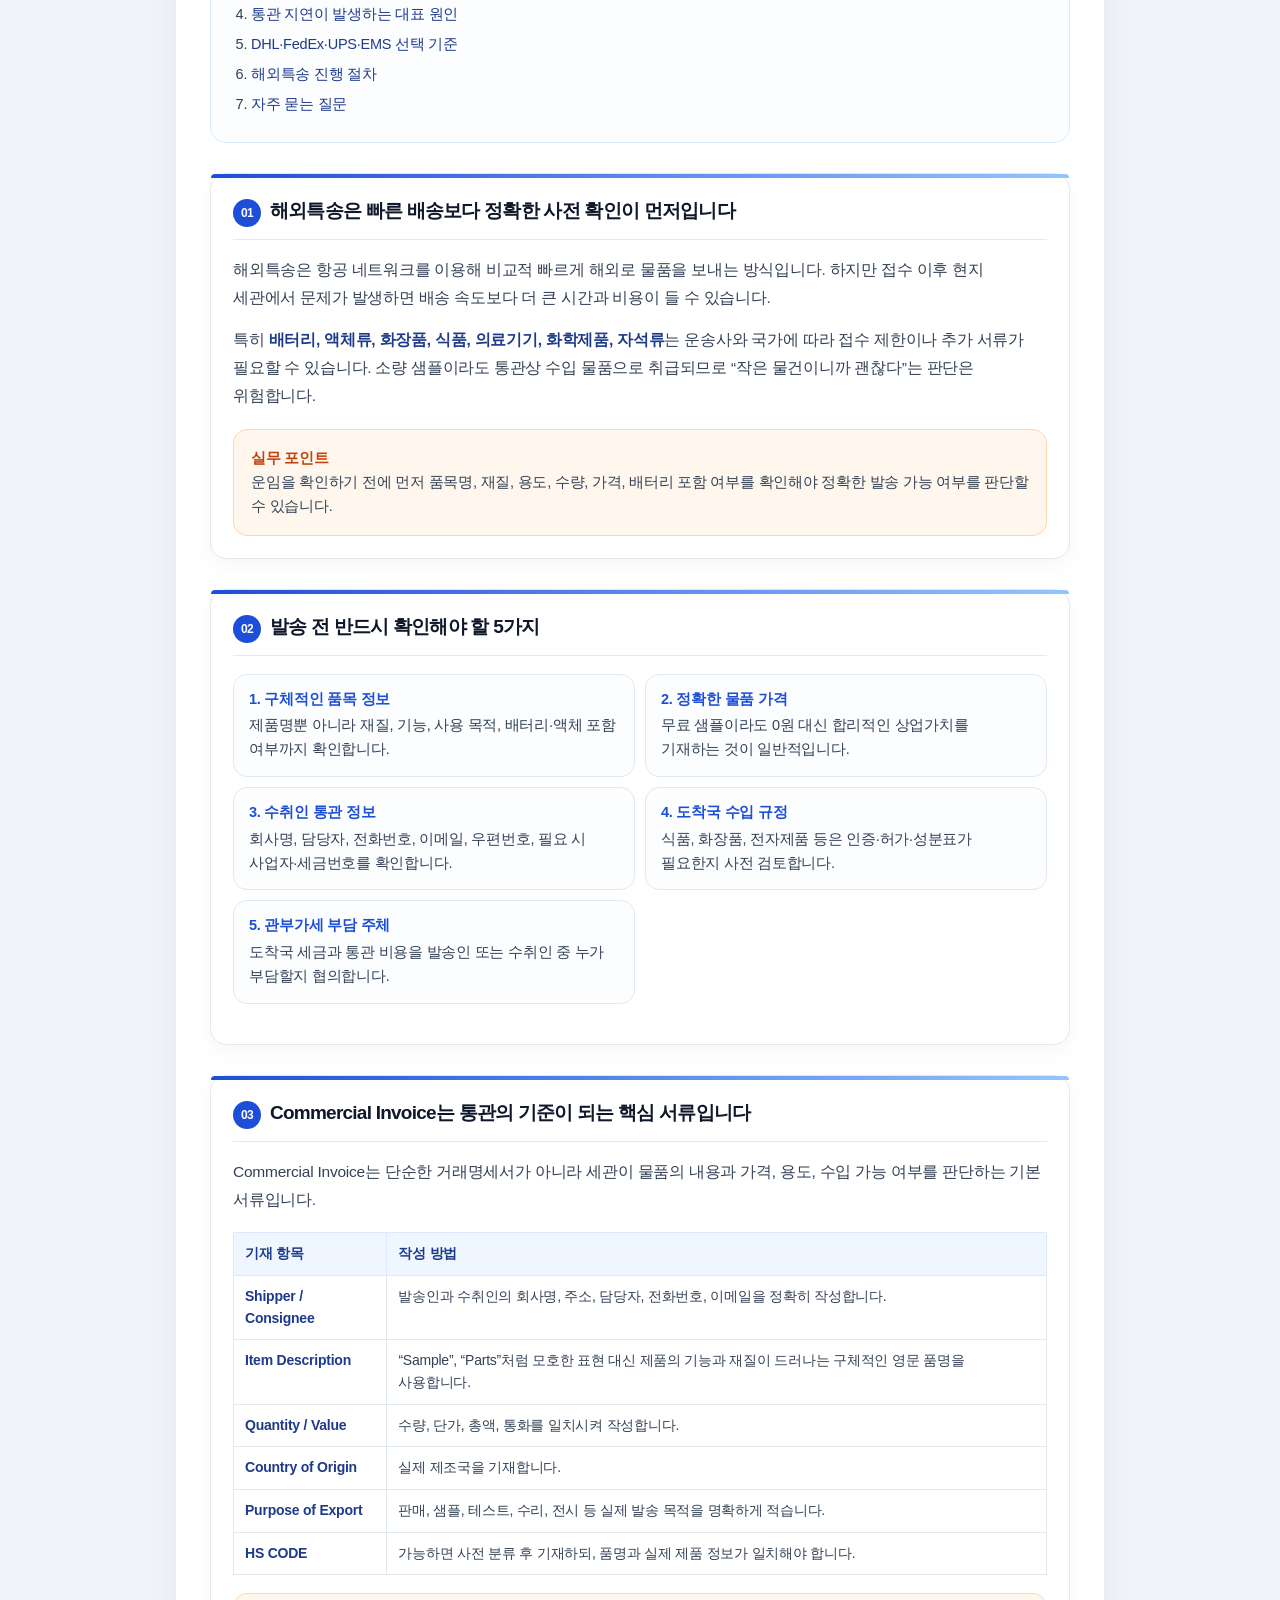
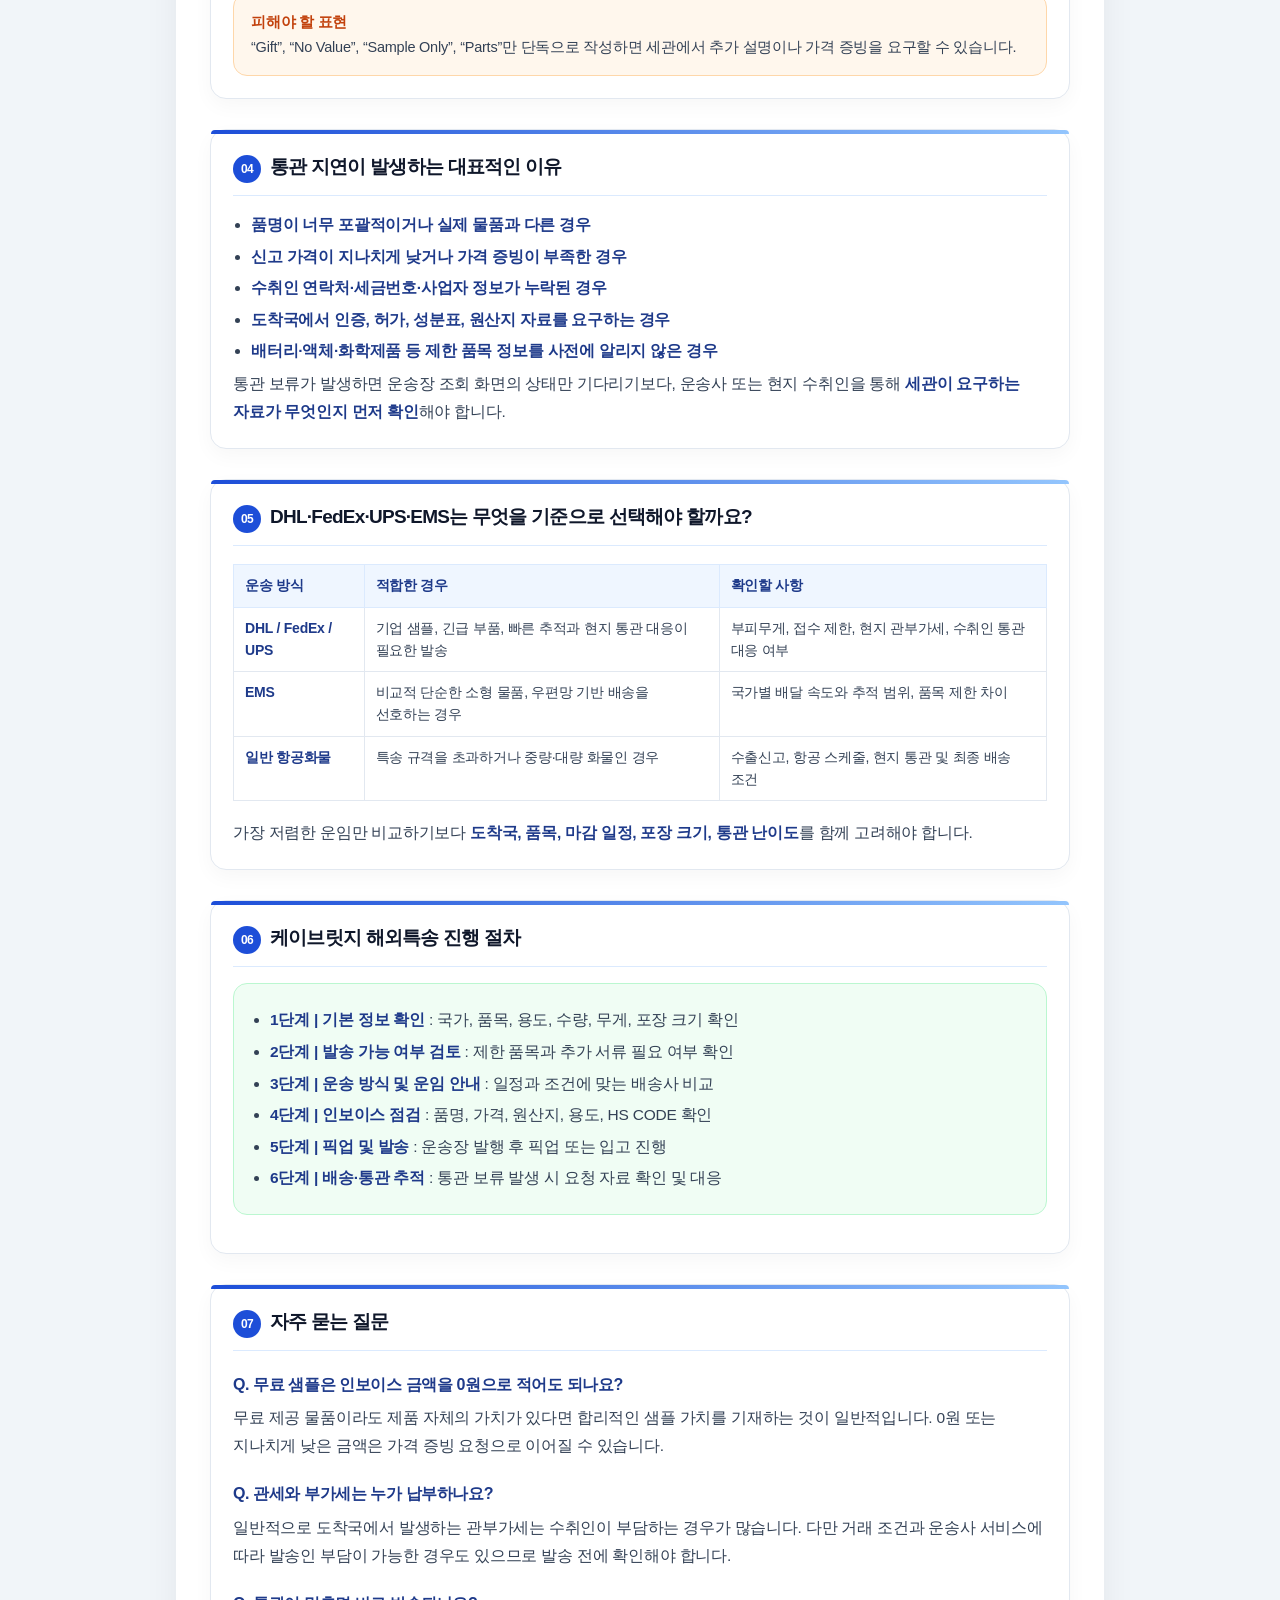
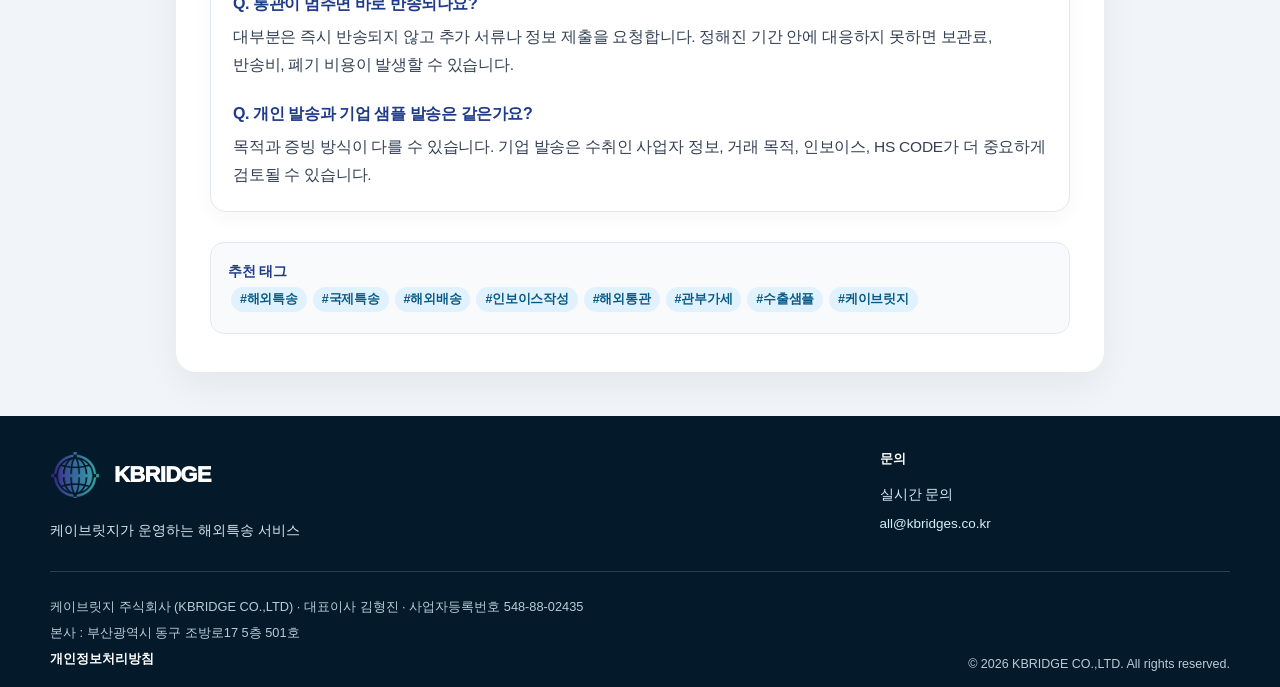
<file: blog/overseas-express-checklist.html>
<!DOCTYPE html>

<html lang="ko">
<head>
<meta charset="utf-8"/>
<meta content="width=device-width, initial-scale=1.0" name="viewport"/>
<title>해외특송 보내기 전 체크리스트 / 품목·인보이스·통관·배송사 선택</title>
<meta content="해외특송 발송 전 반드시 확인해야 할 품목 제한, 인보이스 작성, 수취인 정보, 관부가세, 통관 지연 원인과 DHL·FedEx·UPS·EMS 선택 기준을 실무 중심으로 정리했습니다." name="description"/>
<meta content="해외특송, 국제특송, 해외배송, 인보이스 작성, 해외통관, DHL, FedEx, UPS, EMS, 수출샘플, 관부가세, 케이브릿지" name="keywords"/>
<meta content="해외특송 보내기 전 꼭 확인해야 할 체크리스트 | 케이브릿지" property="og:title"/>
<meta content="품목 제한부터 인보이스, 통관, 관부가세, 배송사 선택까지 해외특송 실무 핵심을 한 번에 확인하세요." property="og:description"/>
<meta content="images/thumbnail-express-logistics-square.webp" property="og:image"/>
<meta content="summary_large_image" name="twitter:card"/>
<style>:root {
      --kb-blue: #1d4ed8;
      --kb-navy: #0f172a;
      --kb-text: #334155;
      --kb-muted: #64748b;
      --kb-line: #e2e8f0;
      --kb-bg: #f8fafc;
      --kb-soft-blue: #eff6ff;
    }

    html {
      scroll-behavior: smooth;
    }

    body {
      margin: 0;
      background: #f1f5f9;
      font-family: "Noto Sans KR", "Apple SD Gothic Neo", Arial, sans-serif;
      color: var(--kb-text);
      word-break: keep-all;
    }

    .kb-blog-wrap {
      max-width: 860px;
      margin: 20px auto 44px;
      padding: 30px 34px 38px;
      background: #ffffff;
      border-radius: 20px;
      box-shadow: 0 14px 36px rgba(15, 23, 42, 0.06);
      font-size: 15.5px;
      line-height: 1.82;
      letter-spacing: -0.015em;
    }

    .kb-blog-wrap * {
      box-sizing: border-box;
    }

    .kb-hero {
      padding: 30px 26px;
      border-radius: 18px;
      background: linear-gradient(135deg, #f3f8ff 0%, #ffffff 72%);
      border: 1px solid #dbeafe;
      margin-bottom: 24px;
    }

    .kb-label {
      display: inline-block;
      padding: 5px 10px;
      border-radius: 999px;
      background: var(--kb-blue);
      color: #ffffff;
      font-size: 12px;
      font-weight: 700;
      margin-bottom: 12px;
      line-height: 1.2;
    }

    h1 {
      font-size: 25px;
      line-height: 1.38;
      letter-spacing: -0.045em;
      color: var(--kb-navy);
      margin: 0 0 12px;
      font-weight: 800;
    }

    .kb-sub {
      font-size: 15.5px;
      line-height: 1.78;
      color: #475569;
      margin: 0;
    }

    .kb-summary {
      margin: 20px 0 24px;
      padding: 17px 18px;
      border-radius: 14px;
      background: var(--kb-bg);
      border-left: 4px solid var(--kb-blue);
      font-size: 15px;
      line-height: 1.75;
    }

    .kb-summary strong {
      color: var(--kb-blue);
    }

    .kb-toc {
      margin: 0 0 28px;
      padding: 20px 20px 18px;
      border-radius: 16px;
      background: #fbfdff;
      border: 1px solid #dbeafe;
    }

    .kb-toc h2 {
      font-size: 17px;
      line-height: 1.4;
      color: var(--kb-navy);
      margin: 0 0 12px;
      font-weight: 800;
      letter-spacing: -0.03em;
    }

    .kb-toc ol {
      margin: 0;
      padding-left: 20px;
    }

    .kb-toc li {
      margin: 7px 0;
      font-size: 14.5px;
      line-height: 1.6;
    }

    .kb-toc a {
      color: #1e3a8a;
      text-decoration: none;
    }

    .kb-toc a:hover {
      text-decoration: underline;
    }

    .kb-img-figure {
      margin: 20px 0 28px;
      padding: 0;
    }

    .kb-img-figure img {
      display: block;
      width: 100%;
      height: auto;
      border-radius: 16px;
      border: 1px solid #dbeafe;
      box-shadow: 0 10px 24px rgba(15, 23, 42, 0.055);
    }

    .kb-img-figure figcaption {
      margin-top: 8px;
      color: #64748b;
      font-size: 13px;
      line-height: 1.55;
      text-align: center;
    }
.kb-section {
      position: relative;
      margin: 30px 0;
      padding: 24px 22px 22px;
      border-radius: 16px;
      background: #ffffff;
      border: 1px solid var(--kb-line);
      box-shadow: 0 7px 20px rgba(15, 23, 42, 0.035);
    }

    .kb-section::before {
      content: "";
      position: absolute;
      top: 0;
      left: 0;
      width: 100%;
      height: 4px;
      background: linear-gradient(90deg, #1d4ed8 0%, #93c5fd 100%);
      border-radius: 16px 16px 0 0;
    }

    .kb-section h2 {
      display: flex;
      align-items: flex-start;
      gap: 9px;
      margin: 0 0 16px;
      padding: 0 0 12px;
      border-bottom: 1px solid #dbeafe;
      color: var(--kb-navy);
      font-size: 19px;
      line-height: 1.42;
      letter-spacing: -0.04em;
      font-weight: 800;
    }

    .kb-section h2 .sec-num {
      flex: 0 0 auto;
      min-width: 28px;
      height: 28px;
      padding: 0 7px;
      border-radius: 999px;
      display: inline-flex;
      align-items: center;
      justify-content: center;
      background: var(--kb-blue);
      color: #ffffff;
      font-size: 12px;
      font-weight: 800;
      line-height: 1;
      margin-top: 1px;
    }

    .kb-section h2 .sec-title {
      display: inline-block;
    }

    .kb-section h3 {
      font-size: 16px;
      color: #1e3a8a;
      margin: 22px 0 8px;
      line-height: 1.45;
      font-weight: 800;
      letter-spacing: -0.025em;
    }

    .kb-section p {
      margin: 0 0 14px;
    }

    .kb-section p:last-child {
      margin-bottom: 0;
    }

    .kb-card-grid {
      display: grid;
      grid-template-columns: repeat(2, minmax(0, 1fr));
      gap: 10px;
      margin: 18px 0;
    }

    .kb-card {
      padding: 15px 15px 14px;
      border-radius: 14px;
      background: #fbfdff;
      border: 1px solid #e2e8f0;
      font-size: 14.5px;
      line-height: 1.65;
    }

    .kb-card b {
      display: block;
      color: var(--kb-blue);
      margin-bottom: 5px;
      font-size: 14.5px;
      line-height: 1.35;
    }

    .kb-table {
      width: 100%;
      border-collapse: collapse;
      margin: 18px 0;
      font-size: 14px;
      line-height: 1.55;
    }

    .kb-table th {
      background: var(--kb-soft-blue);
      color: #1e3a8a;
      text-align: left;
      padding: 10px 11px;
      border: 1px solid #dbeafe;
      font-weight: 800;
    }

    .kb-table td {
      padding: 10px 11px;
      border: 1px solid var(--kb-line);
      vertical-align: top;
    }

    .kb-point {
      padding: 16px 17px;
      border-radius: 14px;
      background: #fff7ed;
      border: 1px solid #fed7aa;
      margin: 18px 0 0;
      font-size: 14.5px;
      line-height: 1.68;
    }

    .kb-point strong {
      color: #c2410c;
    }

    .kb-checklist {
      padding: 17px 18px;
      border-radius: 14px;
      background: #f0fdf4;
      border: 1px solid #bbf7d0;
      margin: 16px 0;
    }

    .kb-checklist ul,
    .kb-section ul {
      margin: 0;
      padding-left: 18px;
    }

    .kb-checklist li,
    .kb-section li {
      margin: 6px 0;
      line-height: 1.65;
    }

    .kb-tags {
      margin-top: 28px;
      padding: 17px;
      border-radius: 14px;
      background: var(--kb-bg);
      border: 1px solid var(--kb-line);
      font-size: 14px;
      line-height: 1.6;
    }

    .kb-tags span {
      display: inline-block;
      margin: 4px 3px;
      padding: 5px 9px;
      border-radius: 999px;
      background: #e0f2fe;
      color: #075985;
      font-size: 12.5px;
      font-weight: 600;
      line-height: 1.25;
    }

    strong {
      color: #1e3a8a;
    }
@media (max-width: 640px) {
.kb-blog-wrap {
        margin: 12px auto 30px;
        padding: 22px 14px 30px;
        border-radius: 0;
        font-size: 14.5px;
        line-height: 1.78;
      }

      .kb-hero {
        padding: 24px 18px;
        border-radius: 16px;
        margin-bottom: 22px;
      }

      h1 {
        font-size: 22px;
      }

      .kb-sub {
        font-size: 14.5px;
      }

      .kb-summary {
        font-size: 14.5px;
        padding: 15px 16px;
      }

      .kb-toc {
        padding: 17px 16px 15px;
      }

      .kb-toc h2 {
        font-size: 16px;
      }

      .kb-toc li {
        font-size: 14px;
      }
.kb-section {
        margin: 24px 0;
        padding: 22px 16px 20px;
        border-radius: 15px;
      }

      .kb-section h2 {
        font-size: 18px;
        gap: 8px;
      }

      .kb-section h2 .sec-num {
        min-width: 26px;
        height: 26px;
        font-size: 11.5px;
      }

      .kb-section h3 {
        font-size: 15.5px;
      }

      .kb-card-grid {
        grid-template-columns: 1fr;
      }

      .kb-card {
        font-size: 14px;
      }

      .kb-table {
        font-size: 13.5px;
        display: block;
        overflow-x: auto;
        white-space: normal;
      }

      .kb-table th,
      .kb-table td {
        padding: 9px;
        min-width: 140px;
      }
    }
  

/* ===== KBRIDGE shared header/footer for blog pages ===== */
.kb-main-wrap{width:min(1180px,calc(100% - 40px));margin:0 auto}
.kb-main-topbar{position:sticky;top:0;z-index:100;background:rgba(255,255,255,.92);backdrop-filter:blur(18px);border-bottom:1px solid rgba(217,235,244,.9)}
.kb-main-nav{height:72px;display:flex;align-items:center;gap:24px}
.kb-main-logo{display:flex;align-items:center;gap:12px;color:#06253b;text-decoration:none}
.kb-main-logo img{display:block;width:40px;height:40px;object-fit:contain;flex:0 0 40px}
.kb-main-logo span{display:flex;align-items:center;font-size:18px;font-weight:950;letter-spacing:-.03em;color:#06253b}
.kb-main-menu{display:flex;align-items:center;gap:24px;margin-left:auto;font-size:13px;font-weight:850;color:#2d4153}
.kb-main-menu a{position:relative;padding:8px 0;white-space:nowrap;text-decoration:none;color:inherit}
.kb-main-menu a:after{content:"";position:absolute;left:0;bottom:0;width:0;height:2px;border-radius:10px;background:linear-gradient(90deg,#0b6ea8,#17bfd6);transition:.2s}
.kb-main-menu a:hover:after{width:100%}
.kb-main-footer{padding:34px 0 16px;background:#041a2a;color:#a9c0d3}
.kb-main-footer-top{display:grid;grid-template-columns:1.45fr .65fr;gap:48px;align-items:flex-start}
.kb-main-footer-brand{display:flex;align-items:center;gap:14px;font-weight:950;color:#fff;margin-bottom:18px;text-decoration:none}
.kb-main-footer-brand img{width:50px;height:50px;object-fit:contain;flex:0 0 50px}
.kb-main-footer-brand span{display:flex;align-items:center;font-size:22px;font-weight:950;letter-spacing:-.03em;color:#fff}
.kb-main-footer-desc{max-width:720px;font-size:14px;line-height:1.8;color:#d6e5ef;margin:0}
.kb-main-footer-contact-title{font-size:13px;font-weight:950;color:#fff;margin-bottom:18px}
.kb-main-footer-contact a{display:block;color:#d6edfa;font-size:13.5px;margin-top:12px;text-decoration:none}
.kb-main-footer-divider{height:1px;background:rgba(255,255,255,.16);margin:28px 0 22px}
.kb-main-footer-bottom{display:flex;justify-content:space-between;gap:20px;align-items:flex-end}
.kb-main-footer-company{font-size:12.8px;line-height:2;color:#b8cbd9}
.kb-main-footer-company a{color:#fff;font-weight:950;text-decoration:none}
.kb-main-footer-copy{font-size:12.5px;color:#b8cbd9;white-space:nowrap}
@media (max-width:860px){
  .kb-main-wrap{width:min(100% - 28px,1180px)}
  .kb-main-nav{height:auto;min-height:68px;padding:12px 0;align-items:flex-start;flex-direction:column;gap:8px}
  .kb-main-logo img{width:34px;height:34px;flex-basis:34px}
  .kb-main-logo span{font-size:16px}
  .kb-main-menu{margin-left:0;gap:14px;flex-wrap:wrap;font-size:12.5px}
  .kb-main-footer-top,.kb-main-footer-bottom{grid-template-columns:1fr;display:grid}
  .kb-main-footer-copy{white-space:normal}
  .kb-main-footer-brand img{width:42px;height:42px;flex-basis:42px}
  .kb-main-footer-brand span{font-size:20px}
}
</style>
</head>
<body>
<header class="kb-main-topbar" id="top">
<div class="kb-main-wrap">
<nav aria-label="케이브릿지 상단 메뉴" class="kb-main-nav">
<a aria-label="KBRIDGE 해외특송 메인" class="kb-main-logo" href="../index.html">
<img alt="KBRIDGE 아이콘" src="../assets/kbridge-icon.png"/>
<span>KBRIDGE</span>
</a>
<div class="kb-main-menu">
<a href="../index.html">해외특송 메인</a>
<a href="index.html">블로그</a>
<a href="../index.html#quote">견적문의</a>
<a href="../index.html#compare">운송 방식 비교</a>
<a href="../index.html#process">진행 절차</a>
<a href="https://pf.kakao.com/_baLgb/chat" rel="noopener" target="_blank">실시간 문의</a>
</div>
</nav>
</div>
</header>
<article class="kb-blog-wrap">
<section class="kb-hero">
<span class="kb-label">KBRIDGE 해외특송 실무 가이드</span>
<h1>해외특송, 보내기 전에 꼭 확인해야 할 것</h1>
<p class="kb-sub">해외특송은 운송장만 만들면 끝나는 배송이 아닙니다. <strong>품목 제한, 인보이스, 수취인 정보, 통관 조건, 관부가세 부담 주체</strong>를 발송 전에 확인해야 배송 지연과 반송 위험을 줄일 수 있습니다.</p>
</section>
<figure class="kb-img-figure">
<img alt="해외특송 보내기 전 체크리스트 - 품목, 인보이스, 통관, 배송사 선택" src="images/thumbnail-express-logistics-square.webp"/>
<figcaption>해외특송 발송 전 확인해야 할 핵심 항목을 실무 기준으로 정리했습니다.</figcaption>
</figure>
<section class="kb-summary">
<strong>핵심 요약</strong><br/>
  ① 보내려는 물품이 운송사와 도착국 기준상 접수 가능한지 확인합니다.<br/>
  ② 인보이스에는 구체적인 품명·수량·단가·총액·원산지·용도를 정확히 기재합니다.<br/>
  ③ 수취인의 연락처와 통관 대응 가능 여부, 관부가세 부담 주체를 사전에 협의합니다.<br/>
  ④ 가장 저렴한 운임보다 품목과 일정에 맞는 배송사를 선택하는 것이 중요합니다.
</section>
<nav class="kb-toc">
<h2>목차</h2>
<ol>
<li><a href="#sec1">해외특송 사전 확인이 중요한 이유</a></li>
<li><a href="#sec2">발송 전 필수 체크리스트 5가지</a></li>
<li><a href="#sec3">Commercial Invoice 작성 방법</a></li>
<li><a href="#sec4">통관 지연이 발생하는 대표 원인</a></li>
<li><a href="#sec5">DHL·FedEx·UPS·EMS 선택 기준</a></li>
<li><a href="#sec6">해외특송 진행 절차</a></li>
<li><a href="#sec7">자주 묻는 질문</a></li>
</ol>
</nav>
<section class="kb-section" id="sec1">
<h2><span class="sec-num">01</span><span class="sec-title">해외특송은 빠른 배송보다 정확한 사전 확인이 먼저입니다</span></h2>
<p>해외특송은 항공 네트워크를 이용해 비교적 빠르게 해외로 물품을 보내는 방식입니다. 하지만 접수 이후 현지 세관에서 문제가 발생하면 배송 속도보다 더 큰 시간과 비용이 들 수 있습니다.</p>
<p>특히 <strong>배터리, 액체류, 화장품, 식품, 의료기기, 화학제품, 자석류</strong>는 운송사와 국가에 따라 접수 제한이나 추가 서류가 필요할 수 있습니다. 소량 샘플이라도 통관상 수입 물품으로 취급되므로 “작은 물건이니까 괜찮다”는 판단은 위험합니다.</p>
<div class="kb-point"><strong>실무 포인트</strong><br/>운임을 확인하기 전에 먼저 품목명, 재질, 용도, 수량, 가격, 배터리 포함 여부를 확인해야 정확한 발송 가능 여부를 판단할 수 있습니다.</div>
</section>
<section class="kb-section" id="sec2">
<h2><span class="sec-num">02</span><span class="sec-title">발송 전 반드시 확인해야 할 5가지</span></h2>
<div class="kb-card-grid">
<div class="kb-card"><b>1. 구체적인 품목 정보</b>제품명뿐 아니라 재질, 기능, 사용 목적, 배터리·액체 포함 여부까지 확인합니다.</div>
<div class="kb-card"><b>2. 정확한 물품 가격</b>무료 샘플이라도 0원 대신 합리적인 상업가치를 기재하는 것이 일반적입니다.</div>
<div class="kb-card"><b>3. 수취인 통관 정보</b>회사명, 담당자, 전화번호, 이메일, 우편번호, 필요 시 사업자·세금번호를 확인합니다.</div>
<div class="kb-card"><b>4. 도착국 수입 규정</b>식품, 화장품, 전자제품 등은 인증·허가·성분표가 필요한지 사전 검토합니다.</div>
<div class="kb-card"><b>5. 관부가세 부담 주체</b>도착국 세금과 통관 비용을 발송인 또는 수취인 중 누가 부담할지 협의합니다.</div>
</div>
</section>
<section class="kb-section" id="sec3">
<h2><span class="sec-num">03</span><span class="sec-title">Commercial Invoice는 통관의 기준이 되는 핵심 서류입니다</span></h2>
<p>Commercial Invoice는 단순한 거래명세서가 아니라 세관이 물품의 내용과 가격, 용도, 수입 가능 여부를 판단하는 기본 서류입니다.</p>
<table class="kb-table">
<thead><tr><th>기재 항목</th><th>작성 방법</th></tr></thead>
<tbody>
<tr><td><strong>Shipper / Consignee</strong></td><td>발송인과 수취인의 회사명, 주소, 담당자, 전화번호, 이메일을 정확히 작성합니다.</td></tr>
<tr><td><strong>Item Description</strong></td><td>“Sample”, “Parts”처럼 모호한 표현 대신 제품의 기능과 재질이 드러나는 구체적인 영문 품명을 사용합니다.</td></tr>
<tr><td><strong>Quantity / Value</strong></td><td>수량, 단가, 총액, 통화를 일치시켜 작성합니다.</td></tr>
<tr><td><strong>Country of Origin</strong></td><td>실제 제조국을 기재합니다.</td></tr>
<tr><td><strong>Purpose of Export</strong></td><td>판매, 샘플, 테스트, 수리, 전시 등 실제 발송 목적을 명확하게 적습니다.</td></tr>
<tr><td><strong>HS CODE</strong></td><td>가능하면 사전 분류 후 기재하되, 품명과 실제 제품 정보가 일치해야 합니다.</td></tr>
</tbody>
</table>
<div class="kb-point"><strong>피해야 할 표현</strong><br/>“Gift”, “No Value”, “Sample Only”, “Parts”만 단독으로 작성하면 세관에서 추가 설명이나 가격 증빙을 요구할 수 있습니다.</div>
</section>
<section class="kb-section" id="sec4">
<h2><span class="sec-num">04</span><span class="sec-title">통관 지연이 발생하는 대표적인 이유</span></h2>
<ul>
<li><strong>품명이 너무 포괄적이거나 실제 물품과 다른 경우</strong></li>
<li><strong>신고 가격이 지나치게 낮거나 가격 증빙이 부족한 경우</strong></li>
<li><strong>수취인 연락처·세금번호·사업자 정보가 누락된 경우</strong></li>
<li><strong>도착국에서 인증, 허가, 성분표, 원산지 자료를 요구하는 경우</strong></li>
<li><strong>배터리·액체·화학제품 등 제한 품목 정보를 사전에 알리지 않은 경우</strong></li>
</ul>
<p>통관 보류가 발생하면 운송장 조회 화면의 상태만 기다리기보다, 운송사 또는 현지 수취인을 통해 <strong>세관이 요구하는 자료가 무엇인지 먼저 확인</strong>해야 합니다.</p>
</section>
<section class="kb-section" id="sec5">
<h2><span class="sec-num">05</span><span class="sec-title">DHL·FedEx·UPS·EMS는 무엇을 기준으로 선택해야 할까요?</span></h2>
<table class="kb-table">
<thead><tr><th>운송 방식</th><th>적합한 경우</th><th>확인할 사항</th></tr></thead>
<tbody>
<tr><td><strong>DHL / FedEx / UPS</strong></td><td>기업 샘플, 긴급 부품, 빠른 추적과 현지 통관 대응이 필요한 발송</td><td>부피무게, 접수 제한, 현지 관부가세, 수취인 통관 대응 여부</td></tr>
<tr><td><strong>EMS</strong></td><td>비교적 단순한 소형 물품, 우편망 기반 배송을 선호하는 경우</td><td>국가별 배달 속도와 추적 범위, 품목 제한 차이</td></tr>
<tr><td><strong>일반 항공화물</strong></td><td>특송 규격을 초과하거나 중량·대량 화물인 경우</td><td>수출신고, 항공 스케줄, 현지 통관 및 최종 배송 조건</td></tr>
</tbody>
</table>
<p>가장 저렴한 운임만 비교하기보다 <strong>도착국, 품목, 마감 일정, 포장 크기, 통관 난이도</strong>를 함께 고려해야 합니다.</p>
</section>
<section class="kb-section" id="sec6">
<h2><span class="sec-num">06</span><span class="sec-title">케이브릿지 해외특송 진행 절차</span></h2>
<div class="kb-checklist">
<ul>
<li><strong>1단계 | 기본 정보 확인</strong> : 국가, 품목, 용도, 수량, 무게, 포장 크기 확인</li>
<li><strong>2단계 | 발송 가능 여부 검토</strong> : 제한 품목과 추가 서류 필요 여부 확인</li>
<li><strong>3단계 | 운송 방식 및 운임 안내</strong> : 일정과 조건에 맞는 배송사 비교</li>
<li><strong>4단계 | 인보이스 점검</strong> : 품명, 가격, 원산지, 용도, HS CODE 확인</li>
<li><strong>5단계 | 픽업 및 발송</strong> : 운송장 발행 후 픽업 또는 입고 진행</li>
<li><strong>6단계 | 배송·통관 추적</strong> : 통관 보류 발생 시 요청 자료 확인 및 대응</li>
</ul>
</div>
</section>
<section class="kb-section" id="sec7">
<h2><span class="sec-num">07</span><span class="sec-title">자주 묻는 질문</span></h2>
<h3>Q. 무료 샘플은 인보이스 금액을 0원으로 적어도 되나요?</h3>
<p>무료 제공 물품이라도 제품 자체의 가치가 있다면 합리적인 샘플 가치를 기재하는 것이 일반적입니다. 0원 또는 지나치게 낮은 금액은 가격 증빙 요청으로 이어질 수 있습니다.</p>
<h3>Q. 관세와 부가세는 누가 납부하나요?</h3>
<p>일반적으로 도착국에서 발생하는 관부가세는 수취인이 부담하는 경우가 많습니다. 다만 거래 조건과 운송사 서비스에 따라 발송인 부담이 가능한 경우도 있으므로 발송 전에 확인해야 합니다.</p>
<h3>Q. 통관이 멈추면 바로 반송되나요?</h3>
<p>대부분은 즉시 반송되지 않고 추가 서류나 정보 제출을 요청합니다. 정해진 기간 안에 대응하지 못하면 보관료, 반송비, 폐기 비용이 발생할 수 있습니다.</p>
<h3>Q. 개인 발송과 기업 샘플 발송은 같은가요?</h3>
<p>목적과 증빙 방식이 다를 수 있습니다. 기업 발송은 수취인 사업자 정보, 거래 목적, 인보이스, HS CODE가 더 중요하게 검토될 수 있습니다.</p>
</section>

<section class="kb-tags"><strong>추천 태그</strong><br/><span>#해외특송</span><span>#국제특송</span><span>#해외배송</span><span>#인보이스작성</span><span>#해외통관</span><span>#관부가세</span><span>#수출샘플</span><span>#케이브릿지</span></section>
</article>
<footer class="kb-main-footer">
<div class="kb-main-wrap">
<div class="kb-main-footer-top">
<div>
<a class="kb-main-footer-brand" href="../index.html">
<img alt="KBRIDGE 아이콘" src="../assets/kbridge-icon.png"/>
<span>KBRIDGE</span>
</a>
<p class="kb-main-footer-desc">케이브릿지가 운영하는 해외특송 서비스</p>
</div>
<div class="kb-main-footer-contact">
<div class="kb-main-footer-contact-title">문의</div>
<a href="https://pf.kakao.com/_baLgb/chat" rel="noopener" target="_blank">실시간 문의</a>
<a href="mailto:all@kbridges.co.kr">all@kbridges.co.kr</a>
</div>
</div>
<div class="kb-main-footer-divider"></div>
<div class="kb-main-footer-bottom">
<div class="kb-main-footer-company">
          케이브릿지 주식회사 (KBRIDGE CO.,LTD) · 대표이사 김형진 · 사업자등록번호 548-88-02435<br/>
          본사 : 부산광역시 동구 조방로17 5층 501호<br/>
<a href="https://kbridges.co.kr/policy/private" rel="noopener noreferrer" target="_blank">개인정보처리방침</a>
</div>
<div class="kb-main-footer-copy">© 2026 KBRIDGE CO.,LTD. All rights reserved.</div>
</div>
</div>
</footer>
</body>
</html>
</file>
